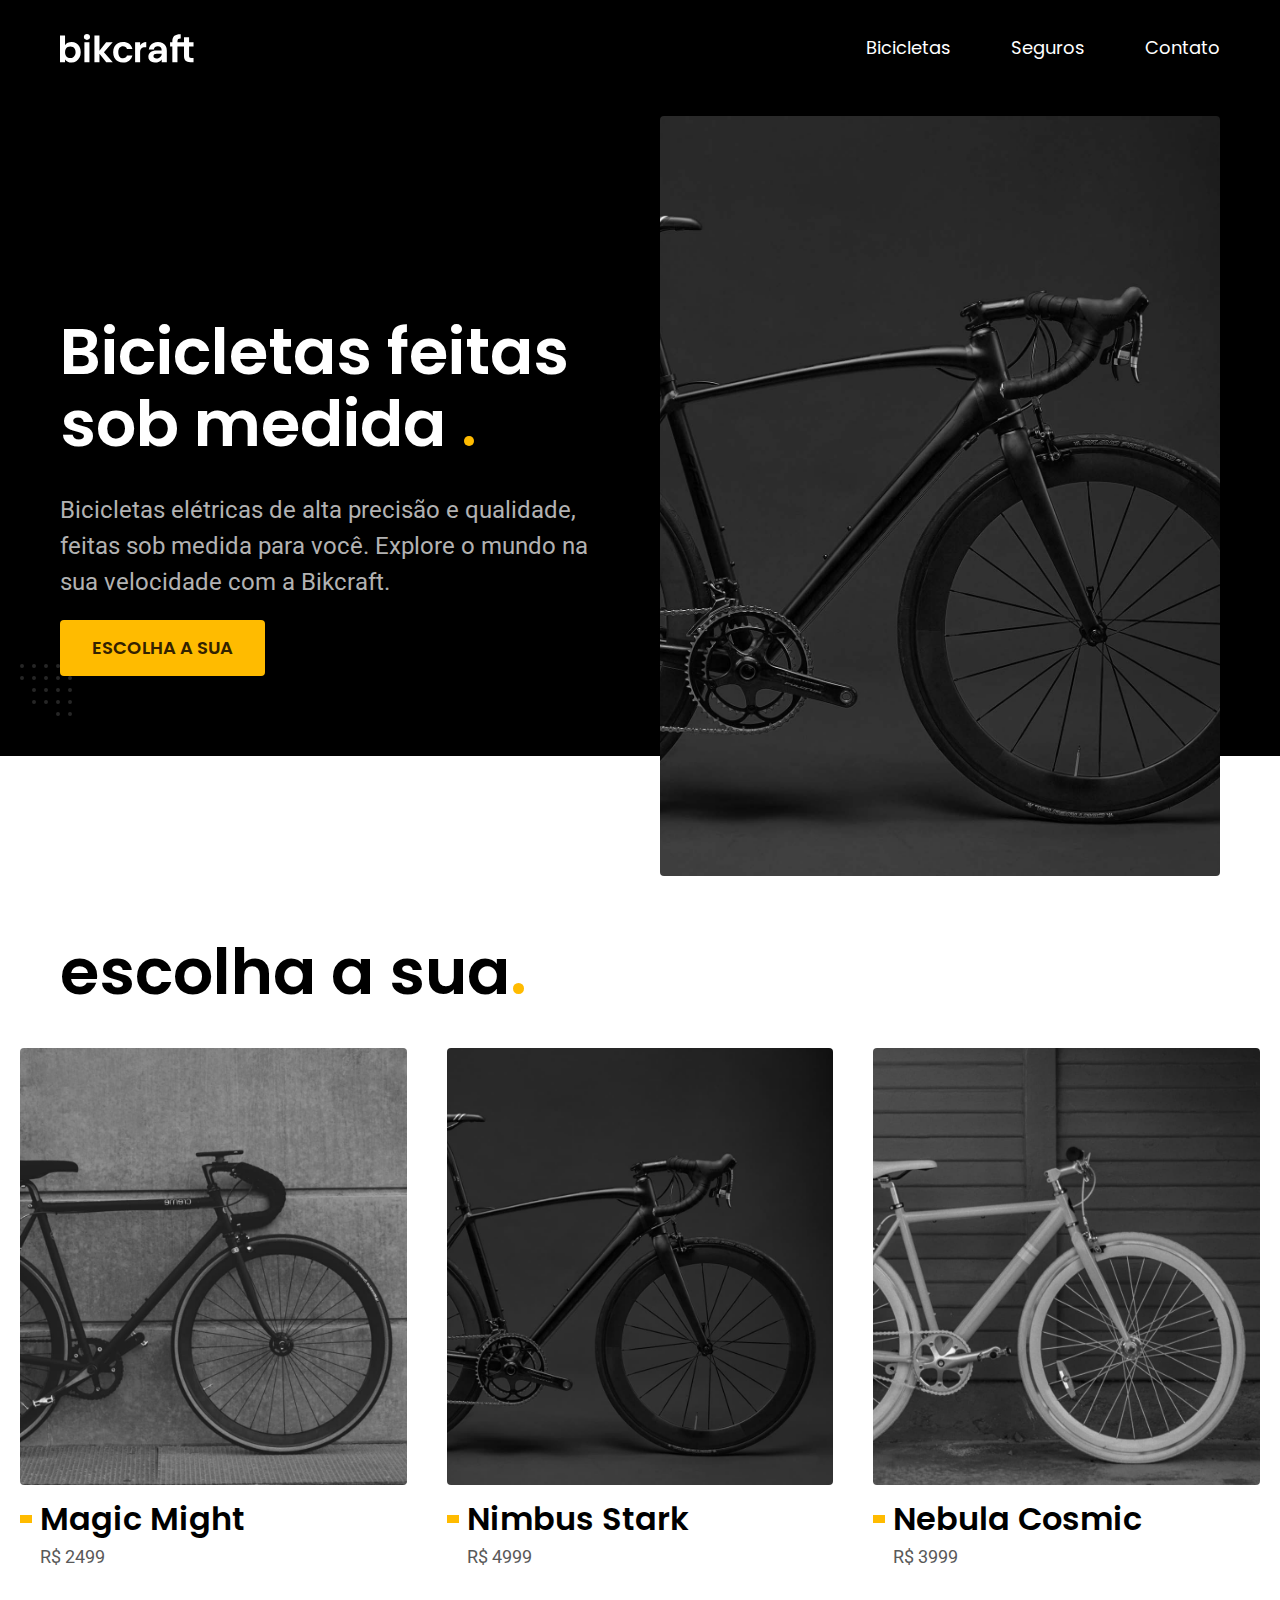
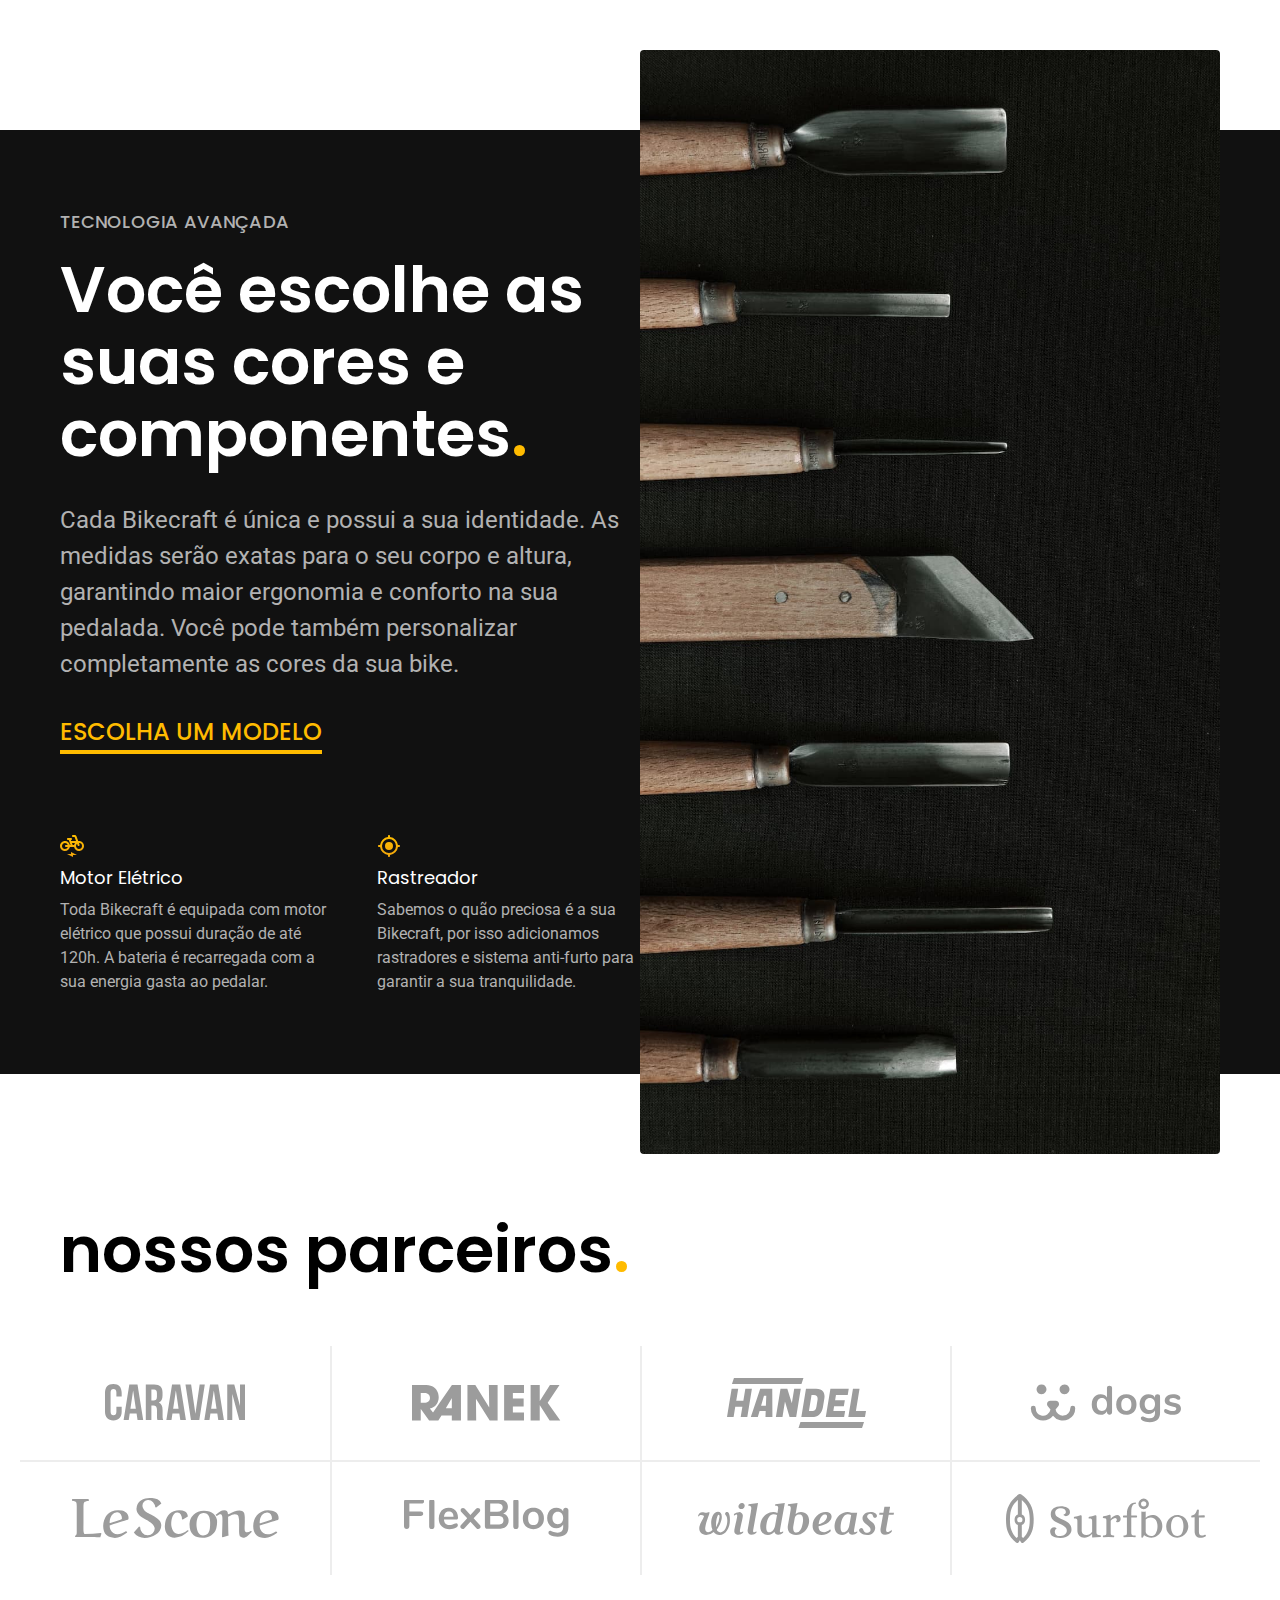
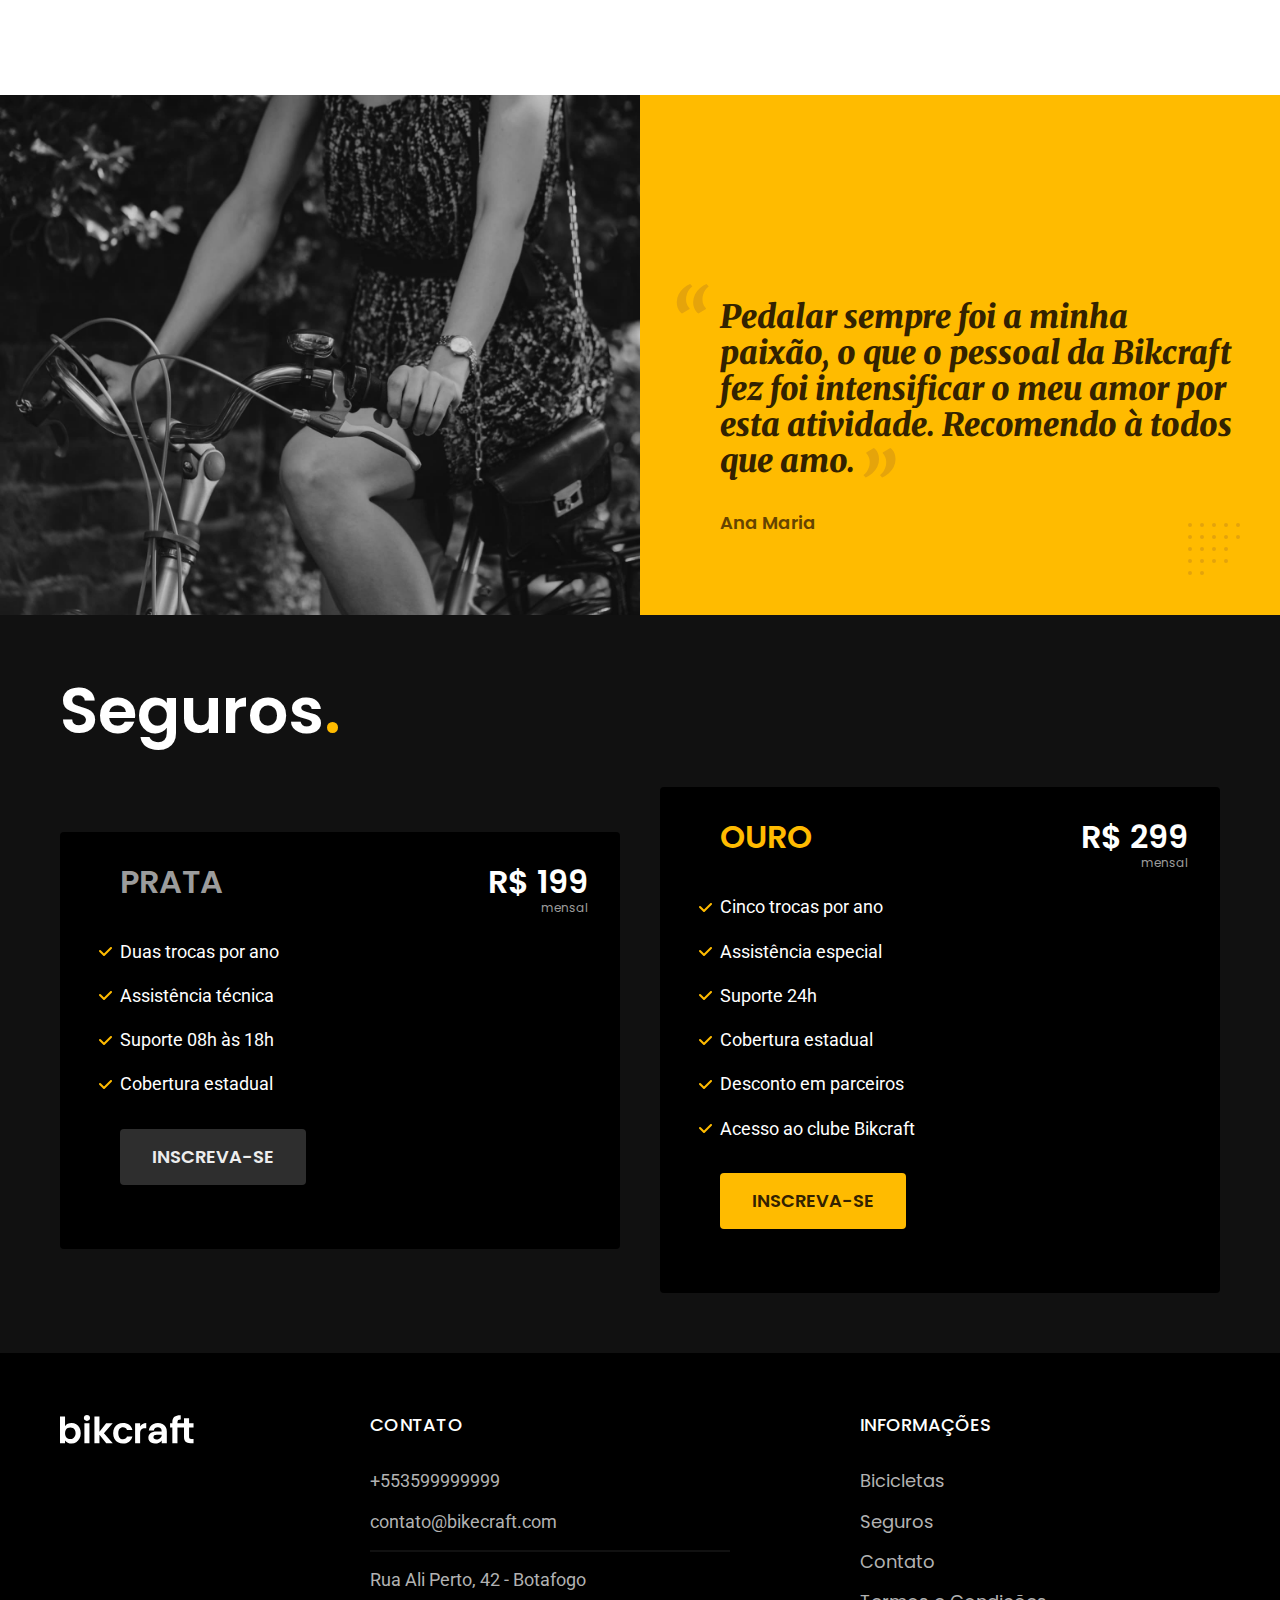
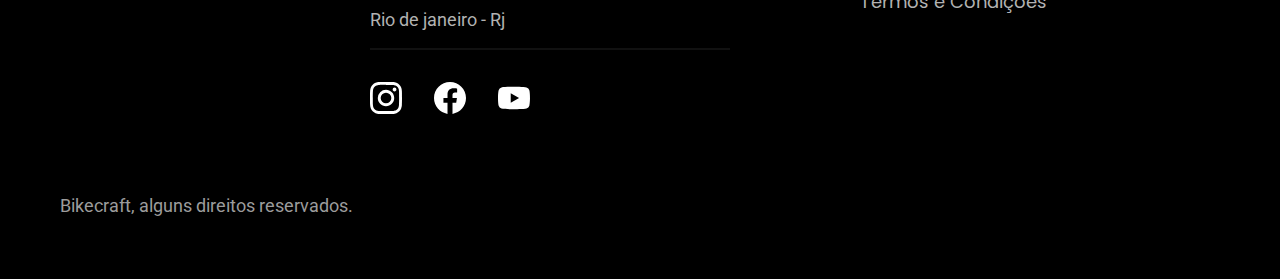
<file: index.html>
<!DOCTYPE html>
<html lang="pt-br">

<head>
  <meta charset="UTF-8">
  <meta name="viewport" content="width=device-width, initial-scale=1.0">
  <meta name="description" content="Bicicletas elétricas de alta precisão e qualidade, feitas sob medida para você. Explore o mundo na sua velocidade com a Bikcraft.">
  <title>Bikecraft Bicicletas Elétricas</title>

  <link rel="icon" href="./favicon.svg" type="image/svg+xml">

  <link rel="stylesheet" href="./css/style.min.css">

  <link rel="preconnect" href="https://fonts.googleapis.com">
  <link rel="preconnect" href="https://fonts.gstatic.com" crossorigin>
  <link href="https://fonts.googleapis.com/css2?family=Merriweather:ital,opsz,wght@0,18..144,900;1,18..144,900&family=Poppins:wght@400;600&family=Roboto:ital,wght@0,100..900;1,100..900&display=swap" rel="stylesheet">

  <script>document.documentElement.classList.add('js'); </script>
</head>

<body>
  <header class=" header-bg">
    <div class="header container">
      <a href="./"><img src="./img/bikcraft.svg" width="136" height="32" alt="Bikcraft"></a>
      <nav>
        <ul class="header-menu font-1-m">
          <li><a href="./bicicletas.html">Bicicletas</a></li>
          <li><a href="./seguros.html">Seguros</a></li>
          <li><a href="./contato.html">Contato</a></li>
        </ul>
      </nav>
    </div>
  </header>
  <main class="introducao-bg">
    <div class="introducao container">
      <div class="introducao-conteudo">
        <h1 class="font-1-xxl cor-0 fadeInDown" data-anime="200">Bicicletas feitas sob medida <span class="cor-p1">.</span></h1>
        <p class="font-2-l cor-5 fadeInDown" data-anime="400">Bicicletas elétricas de alta precisão e qualidade, feitas sob medida para você. Explore o mundo na sua velocidade com a Bikcraft.</p>
        <a class="botao fadeInDown" data-anime="600" href="./bicicletas.html">ESCOLHA A SUA</a>
      </div>
      <picture data-anime="800" class="fadeInDown">
        <source media="(max-width: 800px)" srcset="./img/bicicletas/nimbus.jpg">
        <img src="./img/fotos/introducao.jpg" width="1280" height="1600" alt="Bicicleta elétrica preta.">
      </picture>
    </div>
  </main>

  <article class="bicicletas-lista">
    <h2 class=" container font-1-xxl">escolha a sua<span class="cor-p1">.</span></h2>

    <ul>
      <li>
        <a href="./bicicletas/magic.html">
          <img src="./img/bicicletas/magic-home.jpg" width="920" height="1040" alt="Bicicleta preta">
          <h3 class="font-1-xl">Magic Might</h3>
          <span class="font-2-m cor-8">R$ 2499</span>
        </a>
      </li>

      <li>
        <a href="./bicicletas/nimbus.html">
          <img src="./img/bicicletas/nimbus-home.jpg" width="920" height="1040" alt="Bicicleta preta">
          <h3 class="font-1-xl">Nimbus Stark</h3>
          <span class="font-2-m cor-8">R$ 4999</span>
        </a>
      </li>

      <li>
        <a href="./bicicletas/nebula.html">
          <img src="./img/bicicletas/nebula-home.jpg" width="920" height="1040" alt="Bicicleta preta">
          <h3 class="font-1-xl">Nebula Cosmic</h3>
          <span class="font-2-m cor-8">R$ 3999</span>
        </a>
      </li>
    </ul>
  </article>

  <article class="tecnologia-bg">
    <div class="tecnologia container">
      <div class="tecnologia-conteudo">
        <span class="font-2-l-b cor-5">Tecnologia Avançada</span>
        <h2 class="font-1-xxl cor-0">Você escolhe as suas cores e componentes<span class="cor-p1">.</span></h2>
        <p class="font-2-l cor-5">Cada Bikecraft é única e possui a sua identidade. As medidas serão exatas para o seu corpo e altura, garantindo maior ergonomia e conforto na sua pedalada. Você pode também personalizar completamente as cores da sua bike.</p>
        <a class="link" href="./bicicletas.html">Escolha um modelo</a>
        <div class="tecnologia-vantagens">
          <div>
            <img src="./img/icones/eletrica.svg" width="32" height="32" alt="">
            <h3 class="font-1-m cor-0">Motor Elétrico</h3>
            <p class="font-2-s cor-5">Toda Bikecraft é equipada com motor elétrico que possui duração de até 120h. A bateria é recarregada com a sua energia gasta ao pedalar.</p>
          </div>
          <div>
            <img src="./img/icones/rastreador.svg" width="32" height="32" alt="">
            <h3 class="font-1-m cor-0">Rastreador</h3>
            <p class="font-2-s cor-5">Sabemos o quão preciosa é a sua Bikecraft, por isso adicionamos rastradores e sistema anti-furto para garantir a sua tranquilidade.</p>
          </div>
        </div>
      </div>
      <div class="tecnologia-imagem">
        <img src="./img/fotos/tecnologia.jpg" width="1200" height="1920" alt="">
      </div>
    </div>
  </article>

  <section class="parceiros" aria-label="Nossos Parceiros">
    <h2 class=" container font-1-xxl">nossos parceiros<span class="cor-p1">.</span></h2>

    <ul>
      <li><img src="./img/parceiros/caravan.svg" width="140" height="38" alt="caravan"></li>
      <li><img src="./img/parceiros/ranek.svg" width="149" height="36" alt="ranek"></li>
      <li><img src="./img/parceiros/handel.svg" width="139" height="50" alt="handel"></li>
      <li><img src="./img/parceiros/dogs.svg" width="152" height="39" alt="dogs"></li>
      <li><img src="./img/parceiros/lescone.svg" width="208" height="41" alt="lescone"></li>
      <li><img src="./img/parceiros/flexblog.svg" width="165" height="38" alt="flexblog"></li>
      <li><img src="./img/parceiros/wildbeast.svg" width="196" height="34" alt="wildbeast"></li>
      <li><img src="./img/parceiros/surfbot.svg" width="200" height="49" alt="surfbot"></li>
    </ul>
  </section>

  <section class="depoimento" aria-label="depoimento">
    <div class="depoimento-imagem">
      <img src="./img/fotos/depoimento.jpg" width="1560" height="1360" alt="Pessoa pedalando uma Bikecraft">
    </div>
    <div class="depoimento-conteudo">
      <blockquote class="font-1-xl cor-p5">
        <p>Pedalar sempre foi a minha paixão, o que o pessoal da Bikcraft fez foi intensificar o meu amor por esta atividade. Recomendo à todos que amo.</p>
      </blockquote>
      <span class="font-1-m-b cor-p4">Ana Maria</span>
    </div>
  </section>

  <article class="seguros-bg">
    <div class="seguros container">
      <h2 class="font-1-xxl cor-0">Seguros<span class="cor-p1">.</span></h2>
      <div class="seguros-item">
        <h3 class="font-1-xl cor-6">PRATA</h3>
        <span class="font-1-xl cor-0">R$ 199 <span class="font-1-xs cor-6">mensal</span></span>
        <ul class="font-2-m cor-0">
          <li>Duas trocas por ano</li>
          <li>Assistência técnica</li>
          <li>Suporte 08h às 18h</li>
          <li>Cobertura estadual</li>
        </ul>
        <a class="botao secundario" href="./orcamento.html">Inscreva-se</a>
      </div>

      <div class="seguros-item">
        <h3 class="font-1-xl cor-p1">OURO</h3>
        <span class="font-1-xl cor-0">R$ 299 <span class="font-1-xs cor-6">mensal</span></span>
        <ul class="font-2-m cor-0">
          <li>Cinco trocas por ano</li>
          <li>Assistência especial</li>
          <li>Suporte 24h</li>
          <li>Cobertura estadual</li>
          <li>Desconto em parceiros</li>
          <li>Acesso ao clube Bikcraft</li>
        </ul>
        <a class="botao" href="./orcamento.html">Inscreva-se</a>
      </div>
    </div>
  </article>

  <footer class="footer-bg" aria-label="Rodapé">
    <div class="footer container">
      <img src="./img/bikcraft.svg" width="136" height="32" alt="Bikecraft">
      <div class="footer-contato">
        <h3 class="font-2-l-b cor-0">Contato</h3>
        <ul class="font-2-m cor-5">
          <li><a href="tel:+553599999999">+553599999999</a></li>
          <li><a href="mailto:contato@bikecraft.com">contato@bikecraft.com</a></li>
          <li>Rua Ali Perto, 42 - Botafogo</li>
          <li>Rio de janeiro - Rj</li>
        </ul>
        <div class="footer-redes">
          <a href="./">
            <img src="./img/redes/instagram.svg" width="32" height="32" alt="Instagram">
          </a>
          <a href="./">
            <img src="./img/redes/facebook.svg" width="32" height="32" alt="Facebook">
          </a>
          <a href="./">
            <img src="./img/redes/youtube.svg" width="32" height="32" alt="Youtube">
          </a>
        </div>
      </div>

      <div class="footer-informacoes">
        <h3 class="font-2-l-b cor-0">Informações</h3>
        <nav>
          <ul class="font-1-m cor-5">
            <li><a href="./bicicletas.html">Bicicletas</a></li>
            <li><a href="./seguros.html">Seguros</a></li>
            <li><a href="./contato.html">Contato</a></li>
            <li><a href="./termos.html">Termos e Condições</a></li>
          </ul>
        </nav>
      </div>
      <p class="font-2-m cor-6  footer-cop">Bikecraft, alguns direitos reservados.</p>
    </div>
  </footer>

  <script src="./js/plugins/simple-anime.js"></script>
  <script src="./js/script.js"></script>
</body>

</html>
</file>
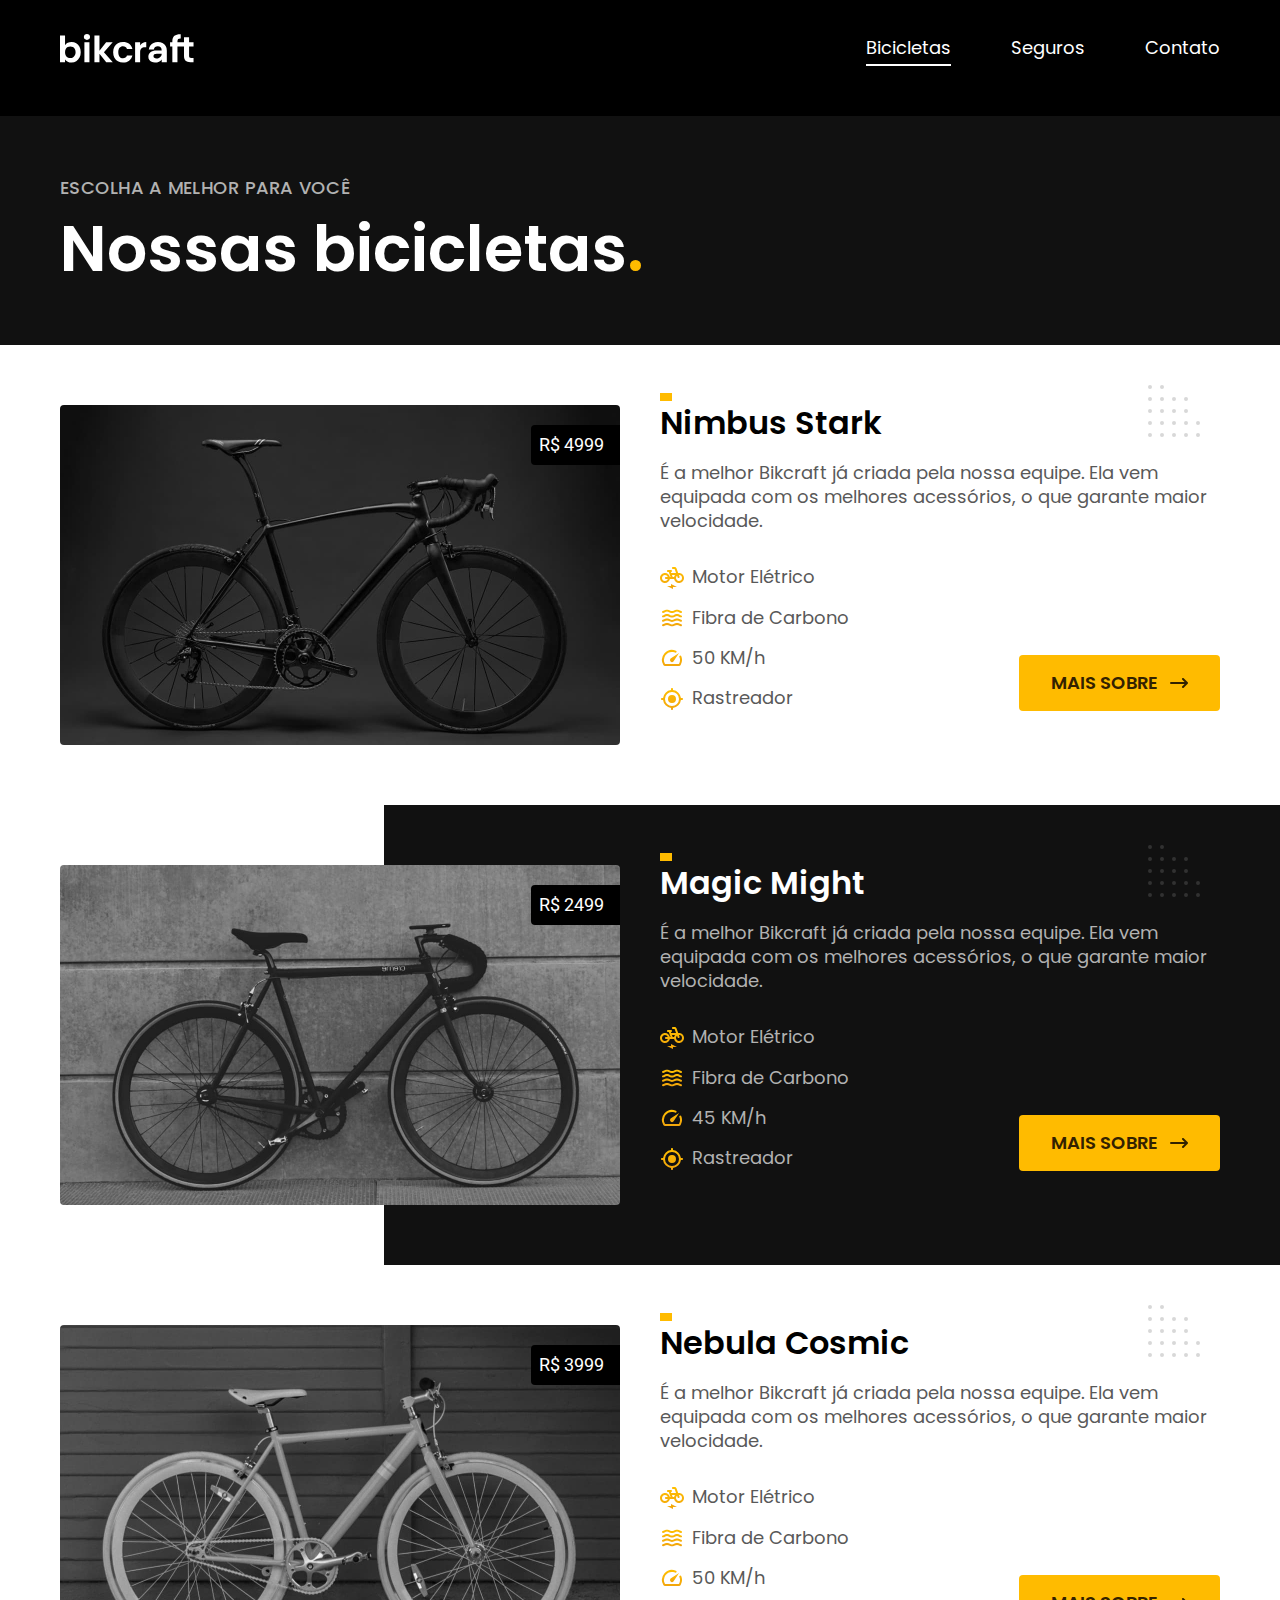
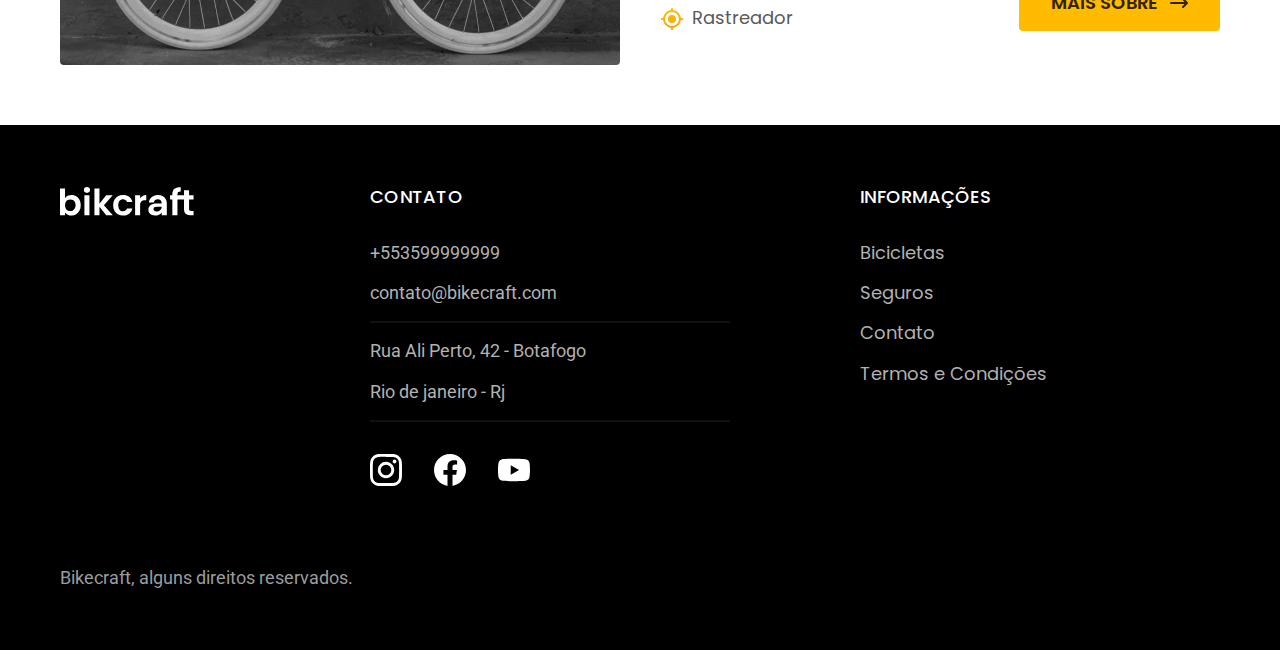
<file: bicicletas.html>
<!DOCTYPE html>
<html lang="pt-br">

<head>
  <meta charset="UTF-8">
  <meta name="viewport" content="width=device-width, initial-scale=1.0">
  <meta name="description" content="Bicicletas.">
  <title>Termos e Condições | Bikecraft</title>
  <link rel="icon" href="./favicon.svg" type="image/svg+xml">

  <link rel="preload" href="./css/style.min.css" as="style">
  <link rel="stylesheet" href="./css/style.min.css">
  <link rel="preconnect" href="https://fonts.googleapis.com">
  <link rel="preconnect" href="https://fonts.gstatic.com" crossorigin>
  <link href="https://fonts.googleapis.com/css2?family=Merriweather:ital,opsz,wght@0,18..144,900;1,18..144,900&family=Poppins:wght@400;600&family=Roboto:ital,wght@0,100..900;1,100..900&display=swap" rel="stylesheet">
  <script>document.documentElement.classList.add('js'); </script>
</head>

<body id="bicicletas">
  <header class=" header-bg">
    <div class="header container">
      <a href="./"><img src="./img/bikcraft.svg" alt="Bikcraft"></a>
      <nav>
        <ul class="header-menu font-1-m">
          <li><a href="./bicicletas.html">Bicicletas</a></li>
          <li><a href="./seguros.html">Seguros</a></li>
          <li><a href="./contato.html">Contato</a></li>
        </ul>
      </nav>
    </div>
  </header>


  <main>
    <div class="titulo-bg">
      <div class="titulo container">
        <p class="font-2-l-b cor-5">Escolha a melhor para você</p>
        <h1 class="font-1-xxl cor-0">Nossas bicicletas<span class="cor-p1">.</span></h1>
      </div>
    </div>

    <div class="bicicletas container">
      <div class="bicicletas-imagem">
        <img src="./img/bicicletas/nimbus.jpg" alt="Bicicleta preta">
        <span class="font-2-m cor-0">R$ 4999</span>
      </div>
      <div class="bicicletas-conteudo">
        <h2 class="font-1-xl">Nimbus Stark</h2>
        <p class="font-1-m cor-8">É a melhor Bikcraft já criada pela nossa equipe. Ela vem equipada com os melhores acessórios, o que garante maior velocidade.</p>
        <ul class="font-1-m cor-8">
          <li><img src="./img/icones/eletrica.svg" alt="">
            Motor Elétrico
          </li>
          <li><img src="./img/icones/carbono.svg" alt="">
            Fibra de Carbono
          </li>
          <li><img src="./img/icones/velocidade.svg" alt="">
            50 KM/h
          </li>
          <li><img src="./img/icones/rastreador.svg" alt="">
            Rastreador
          </li>
        </ul>
        <a class="botao seta" href="./bicicletas/nimbus.html">Mais Sobre</a>
      </div>
    </div>

    <div class="bicicletas-bg">
      <div class="bicicletas container">
        <div class="bicicletas-imagem">
          <img src="./img/bicicletas/magic.jpg" alt="Bicicleta preta">
          <span class="font-2-m cor-0">R$ 2499</span>
        </div>
        <div class="bicicletas-conteudo">
          <h2 class="font-1-xl cor-0">Magic Might</h2>
          <p class="font-1-m cor-5">É a melhor Bikcraft já criada pela nossa equipe. Ela vem equipada com os melhores acessórios, o que garante maior velocidade.</p>
          <ul class="font-1-m cor-5 cor-0">
            <li><img src="./img/icones/eletrica.svg" alt="">
              Motor Elétrico
            </li>
            <li><img src="./img/icones/carbono.svg" alt="">
              Fibra de Carbono
            </li>
            <li><img src="./img/icones/velocidade.svg" alt="">
              45 KM/h
            </li>
            <li><img src="./img/icones/rastreador.svg" alt="">
              Rastreador
            </li>
          </ul>
          <a class="botao seta" href="./bicicletas/magic.html">Mais Sobre</a>
        </div>
      </div>
    </div>

    <div class="bicicletas container">
      <div class="bicicletas-imagem">
        <img src="./img/bicicletas/nebula.jpg" alt="Bicicleta preta">
        <span class="font-2-m cor-0">R$ 3999</span>
      </div>
      <div class="bicicletas-conteudo">
        <h2 class="font-1-xl">Nebula Cosmic</h2>
        <p class="font-1-m cor-8">É a melhor Bikcraft já criada pela nossa equipe. Ela vem equipada com os melhores acessórios, o que garante maior velocidade.</p>
        <ul class="font-1-m cor-8">
          <li><img src="./img/icones/eletrica.svg" alt="">
            Motor Elétrico
          </li>
          <li><img src="./img/icones/carbono.svg" alt="">
            Fibra de Carbono
          </li>
          <li><img src="./img/icones/velocidade.svg" alt="">
            50 KM/h
          </li>
          <li><img src="./img/icones/rastreador.svg" alt="">
            Rastreador
          </li>
        </ul>
        <a class="botao seta" href="./bicicletas/nebula.html">Mais Sobre</a>
      </div>
    </div>

  </main>



  <footer class="footer-bg" aria-label="Rodapé">
    <div class="footer container">
      <img src="./img/bikcraft.svg" alt="Bikecraft">
      <div class="footer-contato">
        <h3 class="font-2-l-b cor-0">Contato</h3>
        <ul class="font-2-m cor-5">
          <li><a href="tel:+553599999999">+553599999999</a></li>
          <li><a href="mailto:contato@bikecraft.com">contato@bikecraft.com</a></li>
          <li>Rua Ali Perto, 42 - Botafogo</li>
          <li>Rio de janeiro - Rj</li>
        </ul>
        <div class="footer-redes">
          <a href="./">
            <img src="./img/redes/instagram.svg" alt="Instagram">
          </a>
          <a href="./">
            <img src="./img/redes/facebook.svg" alt="Facebook">
          </a>
          <a href="./">
            <img src="./img/redes/youtube.svg" alt="Youtube">
          </a>
        </div>
      </div>
      <div class="footer-informacoes">
        <h3 class="font-2-l-b cor-0">Informações</h3>
        <nav>
          <ul class="font-1-m cor-5">
            <li><a href="./bicicletas.html">Bicicletas</a></li>
            <li><a href="./seguros.html">Seguros</a></li>
            <li><a href="./contato.html">Contato</a></li>
            <li><a href="./termos.html">Termos e Condições</a></li>
          </ul>
        </nav>
      </div>
      <p class="font-2-m cor-6  footer-cop">Bikecraft, alguns direitos reservados.</p>
    </div>
  </footer>
  <script src="./js/script.js"></script>
</body>

</html>
</file>
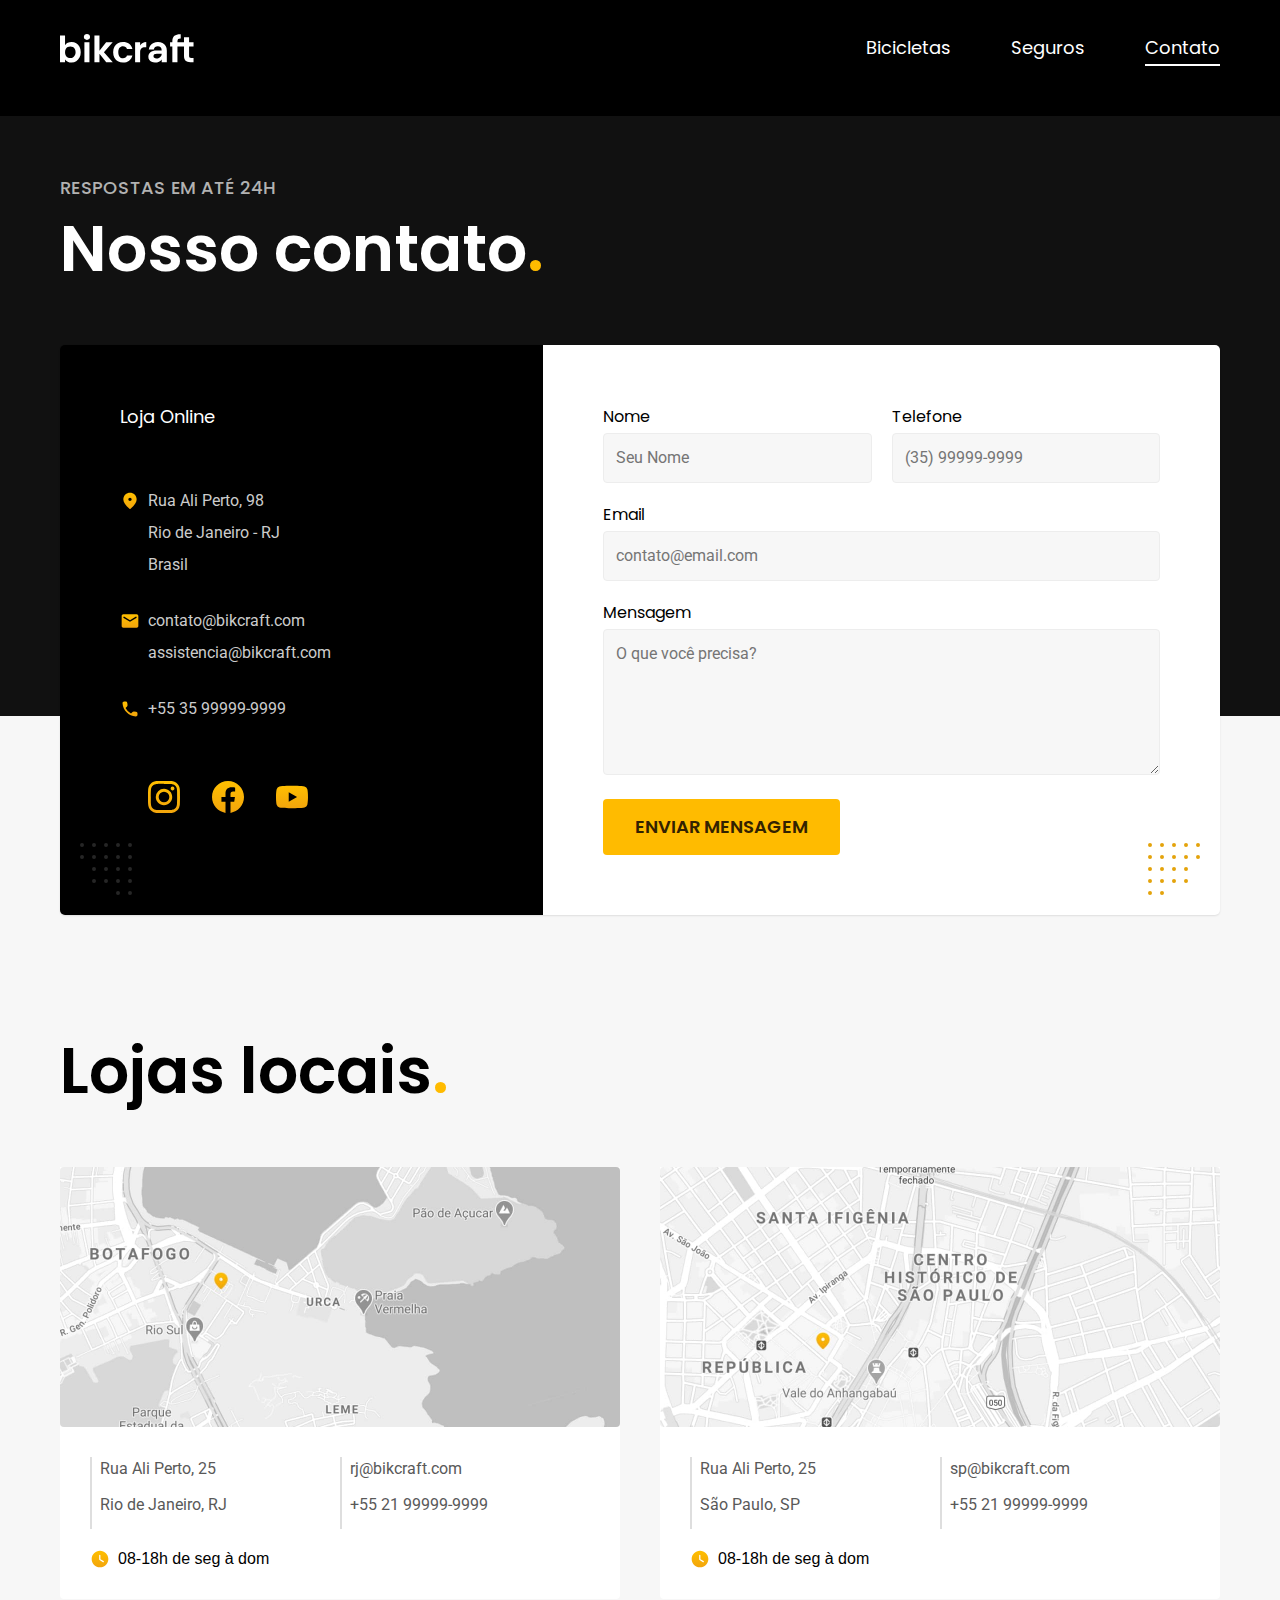
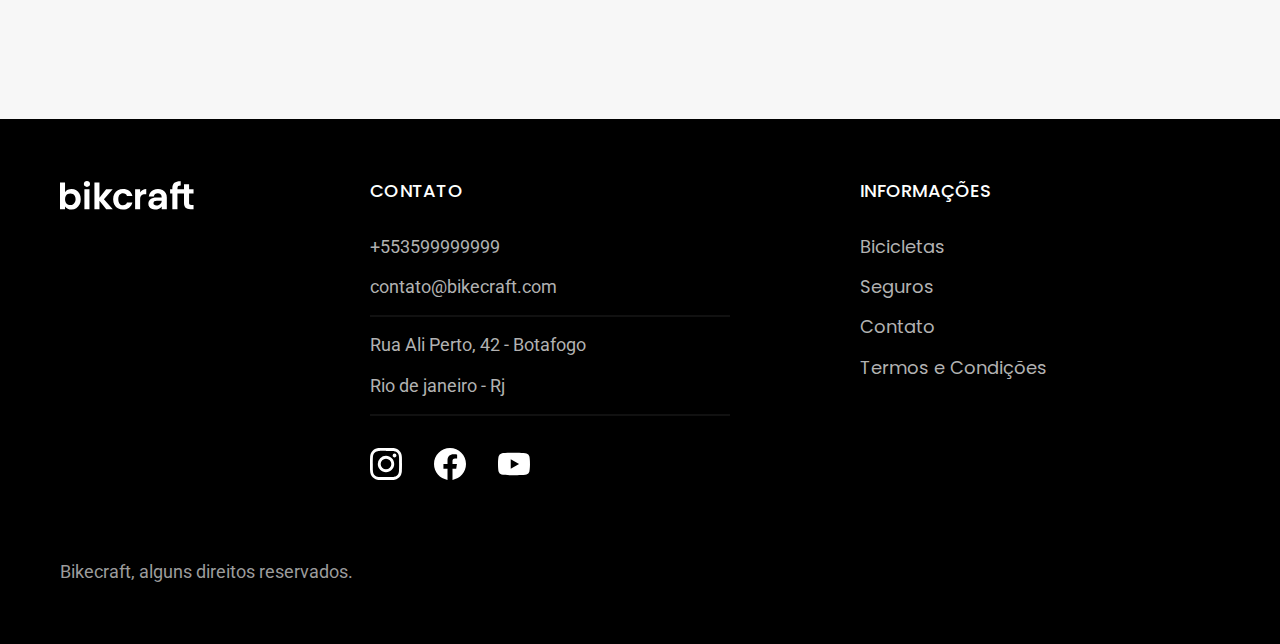
<file: contato.html>
<!DOCTYPE html>
<html lang="pt-br">

<head>
  <meta charset="UTF-8">
  <meta name="viewport" content="width=device-width, initial-scale=1.0">
  <meta name="description" content="Termos e Condições.">
  <title>Contato | Bikecraft</title>
  <link rel="icon" href="./favicon.svg" type="image/svg+xml">

  <link rel="preload" href="./css/style.min.css" as="style">
  <link rel="stylesheet" href="./css/style.min.css">
  <link rel="preconnect" href="https://fonts.googleapis.com">
  <link rel="preconnect" href="https://fonts.gstatic.com" crossorigin>
  <link href="https://fonts.googleapis.com/css2?family=Merriweather:ital,opsz,wght@0,18..144,900;1,18..144,900&family=Poppins:wght@400;600&family=Roboto:ital,wght@0,100..900;1,100..900&display=swap" rel="stylesheet">
  <script>document.documentElement.classList.add('js'); </script>
</head>

<body id="termos">
  <header class=" header-bg">
    <div class="header container">
      <a href="./"><img src="./img/bikcraft.svg" alt="Bikcraft"></a>
      <nav>
        <ul class="header-menu font-1-m">
          <li><a href="./bicicletas.html">Bicicletas</a></li>
          <li><a href="./seguros.html">Seguros</a></li>
          <li><a href="./contato.html">Contato</a></li>
        </ul>
      </nav>
    </div>
  </header>


  <main id="contato">
    <div class="titulo-bg">
      <div class="titulo container">
        <p class="font-2-l-b cor-5">respostas em até 24h</p>
        <h1 class="font-1-xxl cor-0">Nosso contato<span class="cor-p1">.</span></h1>
      </div>
    </div>

    <div class="contato container">
      <section aria-label="Endereço" class="contato-dados">
        <h2 class="font-1-m cor-0">Loja Online</h2>
        <div class="contato-endereco font-2-s cor-4">
          <p>Rua Ali Perto, 98</p>
          <p>Rio de Janeiro - RJ</p>
          <p>Brasil</p>
        </div>
        <address class="contato-meios font-2-s cor-4">
          <a href="mailto:contato@bikcraft.com">contato@bikcraft.com</a>
          <a href="mailto:assistencia@bikcraft.com">assistencia@bikcraft.com</a>
          <a href="tel:+5535999999999">+55 35 99999-9999</a>
        </address>
        <div class="contato-redes">
          <a href="./">
            <img src="./img/redes/instagram-p.svg" alt="Instagram">
          </a>
          <a href="./">
            <img src="./img/redes/facebook-p.svg" alt="Facebook">
          </a>
          <a href="./">
            <img src="./img/redes/youtube-p.svg" alt="Youtube">
          </a>
        </div>
      </section>
      <section aria-label="Formulário" class="contato-formulario">
        <form class="form" action="./contato.html">
          <div>
            <label for="nome">Nome</label>
            <input type="text" id="nome" name="nome" placeholder="Seu Nome">
          </div>
          <div>
            <label for="telefone">Telefone</label>
            <input type="text" id="telefone" name="telefone" placeholder="(35) 99999-9999">
          </div>
          <div class="col-2">
            <label for="email">Email</label>
            <input type="email" id="email" name="email" placeholder="contato@email.com">
          </div>
          <div class="col-2">
            <label for="mensagem">Mensagem</label>
            <textarea rows="5" id="mensagem" name="mensagem" placeholder="O que você precisa?"></textarea>
          </div>
          <button class="botao col-2">Enviar Mensagem</button>
        </form>
      </section>
    </div>
  </main>

  <article class="lojas-bg">
    <div class="lojas container">
      <h2 class="font-1-xxl">Lojas locais<span class="cor-p1">.</span></h2>
      <div class="lojas-conteudo">
        <div class="lojas-item">
          <img src="./img/lojas/rj.jpg" alt="Mapa marcando o endereço em Rua Ali Perto.">
          <div class="lojas-pad">
            <div class="lojas-desc">
              <div class="lojas-dados font-2-s cor-8">
                <p>Rua Ali Perto, 25</p>
                <p>Rio de Janeiro, RJ</p>
              </div>
              <div class="lojas-dados font-2-s cor-8">
                <a href="mailto:rj@bikcraft.com">rj@bikcraft.com</a>
                <a href="tel:+5535999999999">+55 21 99999-9999</a>
              </div>
            </div>
            <p class="lojas-horas"><img src="./img/icones/horario.svg" alt="">08-18h de seg à dom</p>
          </div>
        </div>

        <div class="lojas-item">
          <img src="./img/lojas/sp.jpg" alt="Mapa marcando o endereço em Rua Ali Perto.">
          <div class="lojas-pad">
            <div class="lojas-desc">
              <div class="lojas-dados font-2-s cor-8">
                <p>Rua Ali Perto, 25</p>
                <p>São Paulo, SP</p>
              </div>
              <div class="lojas-dados font-2-s cor-8">
                <a href="mailto:sp@bikcraft.com">sp@bikcraft.com</a>
                <a href="tel:+5535999999999">+55 21 99999-9999</a>
              </div>
            </div>
            <p class="lojas-horas"><img src="./img/icones/horario.svg" alt="">08-18h de seg à dom</p>
          </div>
        </div>
      </div>
  </article>

  <footer class="footer-bg" aria-label="Rodapé">
    <div class="footer container">
      <img src="./img/bikcraft.svg" alt="Bikecraft">
      <div class="footer-contato">
        <h3 class="font-2-l-b cor-0">Contato</h3>
        <ul class="font-2-m cor-5">
          <li><a href="tel:+553599999999">+553599999999</a></li>
          <li><a href="mailto:contato@bikecraft.com">contato@bikecraft.com</a></li>
          <li>Rua Ali Perto, 42 - Botafogo</li>
          <li>Rio de janeiro - Rj</li>
        </ul>
        <div class="footer-redes">
          <a href="./">
            <img src="./img/redes/instagram.svg" alt="Instagram">
          </a>
          <a href="./">
            <img src="./img/redes/facebook.svg" alt="Facebook">
          </a>
          <a href="./">
            <img src="./img/redes/youtube.svg" alt="Youtube">
          </a>
        </div>
      </div>
      <div class="footer-informacoes">
        <h3 class="font-2-l-b cor-0">Informações</h3>
        <nav>
          <ul class="font-1-m cor-5">
            <li><a href="./bicicletas.html">Bicicletas</a></li>
            <li><a href="./seguros.html">Seguros</a></li>
            <li><a href="./contato.html">Contato</a></li>
            <li><a href="./termos.html">Termos e Condições</a></li>
          </ul>
        </nav>
      </div>
      <p class="font-2-m cor-6  footer-cop">Bikecraft, alguns direitos reservados.</p>
    </div>
  </footer>
  <script src="./js/script.js"></script>
</body>

</html>
</file>
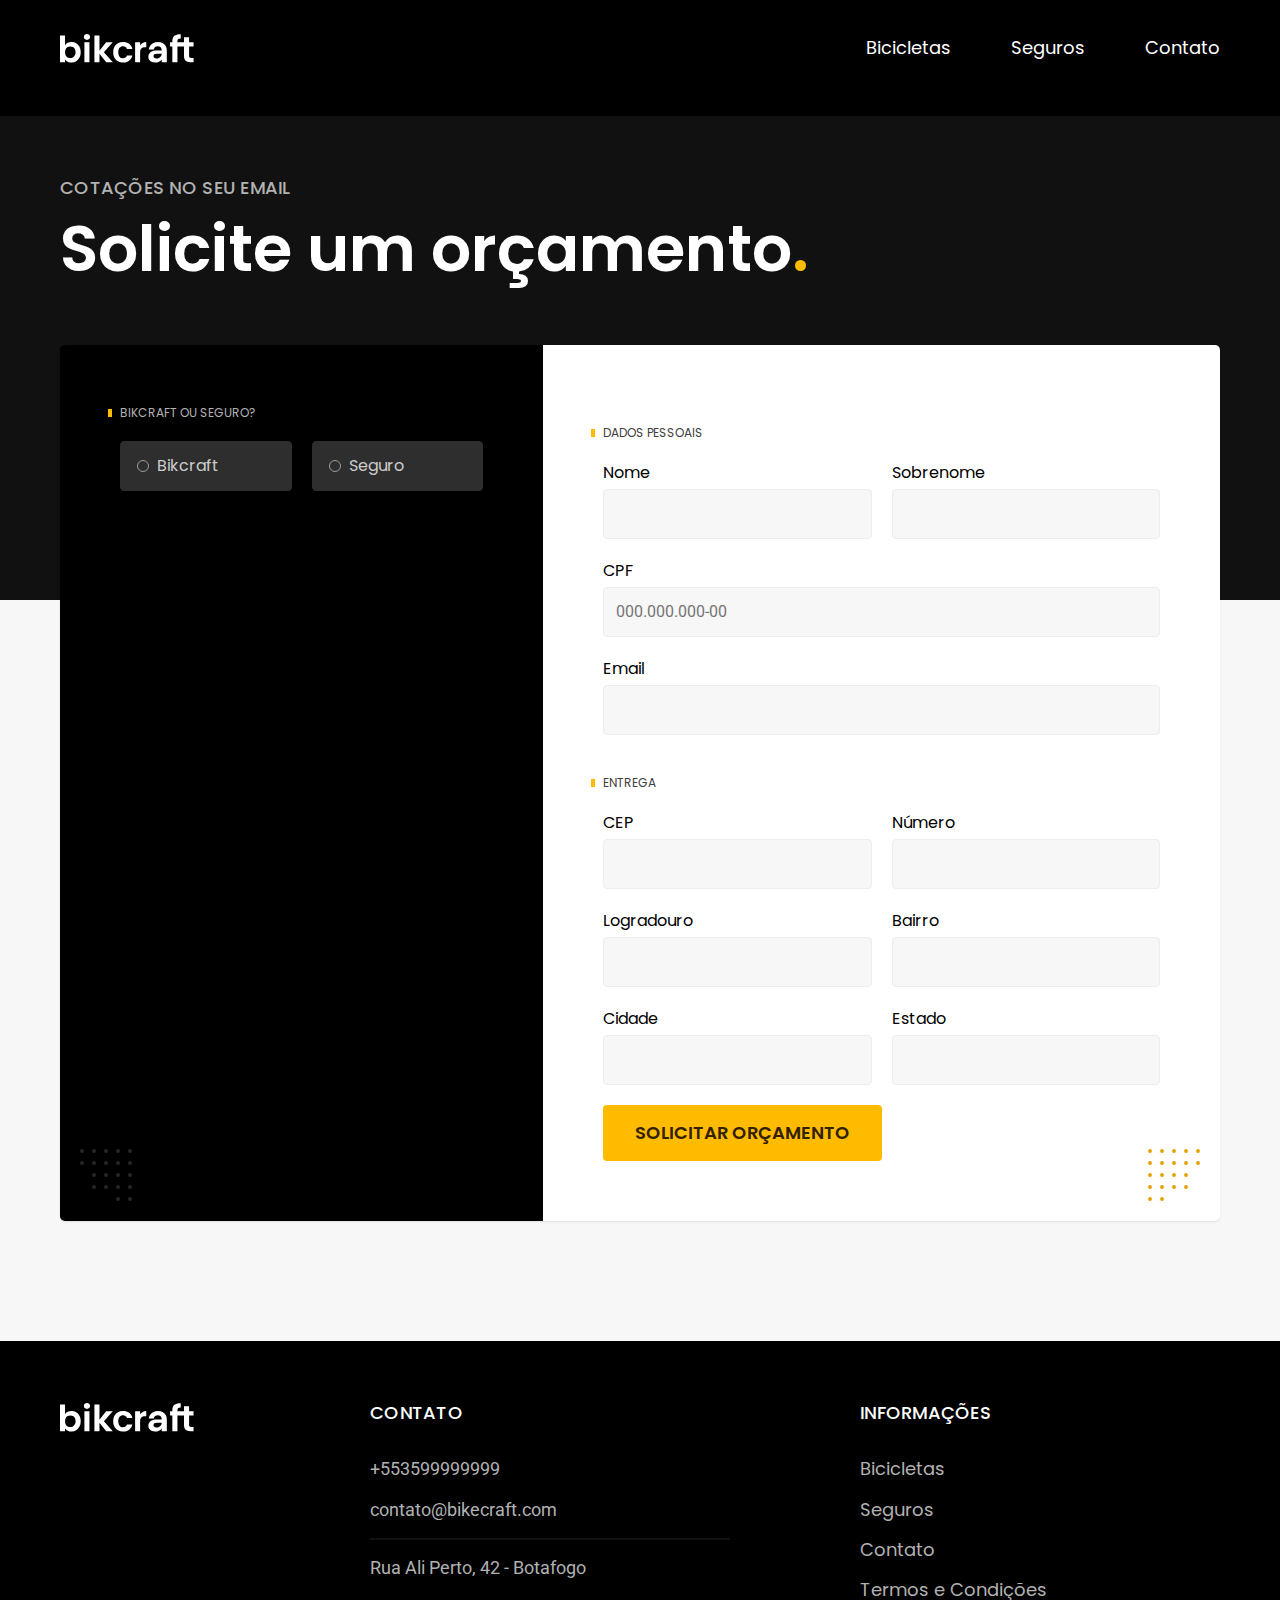
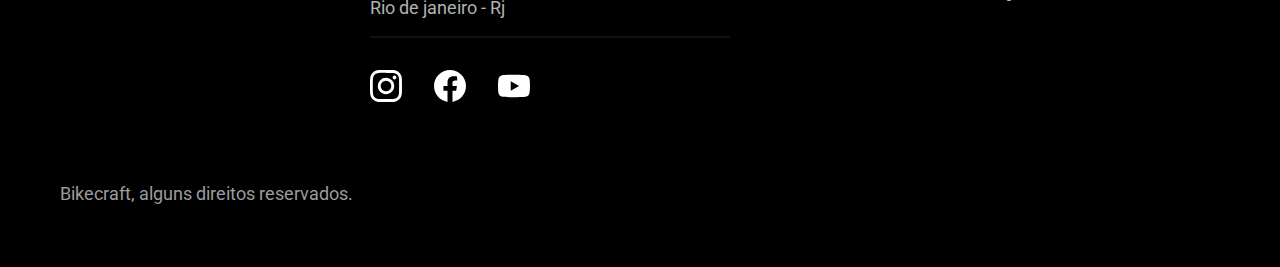
<file: orcamento.html>
<!DOCTYPE html>
<html lang="pt-br">

<head>
  <meta charset="UTF-8">
  <meta name="viewport" content="width=device-width, initial-scale=1.0">
  <meta name="description" content="Termos e Condições.">
  <title>Termos e Condições | Bikecraft</title>
  <link rel="icon" href="./favicon.svg" type="image/svg+xml">

  <link rel="preload" href="./css/style.min.css" as="style">
  <link rel="stylesheet" href="./css/style.min.css">
  <link rel="preconnect" href="https://fonts.googleapis.com">
  <link rel="preconnect" href="https://fonts.gstatic.com" crossorigin>
  <link href="https://fonts.googleapis.com/css2?family=Merriweather:ital,opsz,wght@0,18..144,900;1,18..144,900&family=Poppins:wght@400;600&family=Roboto:ital,wght@0,100..900;1,100..900&display=swap" rel="stylesheet">
  <script>document.documentElement.classList.add('js'); </script>
</head>

<body id="orcamento">
  <header class=" header-bg">
    <div class="header container">
      <a href="./"><img src="./img/bikcraft.svg" alt="Bikcraft"></a>
      <nav>
        <ul class="header-menu font-1-m">
          <li><a href="./bicicletas.html">Bicicletas</a></li>
          <li><a href="./seguros.html">Seguros</a></li>
          <li><a href="./contato.html">Contato</a></li>
        </ul>
      </nav>
    </div>
  </header>


  <main>
    <div class="titulo-bg">
      <div class="titulo container">
        <p class="font-2-l-b cor-5">Cotações no seu email</p>
        <h1 class="font-1-xxl cor-0">Solicite um orçamento<span class="cor-p1">.</span></h1>
      </div>
    </div>

    <form class="orcamento container" action="./">
      <div class="orcamento-produto">
        <h2 class="font-1-xs cor-5">Bikcraft ou Seguro?</h2>

        <input type="radio" name="tipo" value="bikcraft" id="bikcraft">
        <label for="bikcraft">Bikcraft</label>

        <input type="radio" name="tipo" value="seguro" id="seguro">
        <label for="seguro">Seguro</label>

        <div class="orcamento-conteudo" id="orcamento-bikcraft">
          <h2 class="font-1-xs cor-5">Escolha a sua</h2>

          <input type="radio" name="produto" value="nimbus" id="nimbus">
          <label for="nimbus">Nimbus Stark <span>R$4999</span></label>
          <div class="orcamento-detalhes">
            <ul class="font-1-xs cor-8">
              <li><img src="./img/icones/eletrica.svg" alt="">Motor Elétrico</li>
              <li><img src="./img/icones/carbono.svg" alt="">Fibra de Carbono</li>
              <li><img src="./img/icones/velocidade.svg" alt="">50 km/h</li>
              <li><img src="./img/icones/rastreador.svg" alt="">Rastreador</li>
            </ul>
            <img src="./img/bicicletas/nimbus.jpg" alt="Bicicleta Preta">
          </div>

          <input type="radio" name="produto" value="magic" id="magic">
          <label for="magic">Magic Might <span>R$2499</span></label>
          <div class="orcamento-detalhes">
            <ul class="font-1-xs cor-8">
              <li><img src="./img/icones/eletrica.svg" alt="">Motor Elétrico</li>
              <li><img src="./img/icones/carbono.svg" alt="">Fibra de Carbono</li>
              <li><img src="./img/icones/velocidade.svg" alt="">50 km/h</li>
              <li><img src="./img/icones/rastreador.svg" alt="">Rastreador</li>
            </ul>
            <img src="./img/bicicletas/magic.jpg" alt="Bicicleta Preta">
          </div>

          <input type="radio" name="produto" value="nebula" id="nebula">
          <label for="nebula">nebula Cosmic <span>R$3999</span></label>
          <div class="orcamento-detalhes">
            <ul class="font-1-xs cor-8">
              <li><img src="./img/icones/eletrica.svg" alt="">Motor Elétrico</li>
              <li><img src="./img/icones/carbono.svg" alt="">Fibra de Carbono</li>
              <li><img src="./img/icones/velocidade.svg" alt="">50 km/h</li>
              <li><img src="./img/icones/rastreador.svg" alt="">Rastreador</li>
            </ul>
            <img src="./img/bicicletas/nebula.jpg" alt="Bicicleta Preta">
          </div>

        </div>

        <div class="orcamento-conteudo" id="orcamento-seguro">
          <h2 class="font-1-xs cor-5">Escolha o plano</h2>

          <input type="radio" name="produto" value="prata" id="prata">
          <label for="prata">Prata <span>R$199</span></label>

          <input type="radio" name="produto" value="ouro" id="ouro">
          <label for="ouro">Ouro <span>R$299</span></label>



        </div>
      </div>
      <div class="orcamento-dados form">
        <h2 class="font-1-xs cor-9 col-2">Dados pessoais</h2>
        <div>
          <label for="nome">Nome</label>
          <input type="text" id="nome" name="nome">
        </div>
        <div>
          <label for="sobrenome">Sobrenome</label>
          <input type="text" id="sobrenome" name="sobrenome">
        </div>
        <div class="col-2">
          <label for="cpf">CPF</label>
          <input type="text" id="cpf" name="cpf" placeholder="000.000.000-00">
        </div>
        <div class="col-2">
          <label for="email">Email</label>
          <input type="email" id="email" name="email">
        </div>
        <h2 class="font-1-xs cor-9 col-2">Entrega</h2>
        <div>
          <label for="cep">CEP</label>
          <input type="text" id="cep" name="cep">
        </div>
        <div>
          <label for="numero">Número</label>
          <input type="text" id="numero" name="numero">
        </div>
        <div>
          <label for="logradouro">Logradouro</label>
          <input type="text" id="logradouro" name="logradouro">
        </div>
        <div>
          <label for="bairro">Bairro</label>
          <input type="text" id="bairro" name="bairro">
        </div>
        <div>
          <label for="cidade">Cidade</label>
          <input type="text" id="cidade" name="cidade">
        </div>
        <div>
          <label for="estado">Estado</label>
          <input type="text" id="estado" name="estado">
        </div>
        <button class="botao col-2">Solicitar Orçamento</button>
      </div>
    </form>

  </main>



  <footer class="footer-bg" aria-label="Rodapé">
    <div class="footer container">
      <img src="./img/bikcraft.svg" alt="Bikecraft">
      <div class="footer-contato">
        <h3 class="font-2-l-b cor-0">Contato</h3>
        <ul class="font-2-m cor-5">
          <li><a href="tel:+553599999999">+553599999999</a></li>
          <li><a href="mailto:contato@bikecraft.com">contato@bikecraft.com</a></li>
          <li>Rua Ali Perto, 42 - Botafogo</li>
          <li>Rio de janeiro - Rj</li>
        </ul>
        <div class="footer-redes">
          <a href="./">
            <img src="./img/redes/instagram.svg" alt="Instagram">
          </a>
          <a href="./">
            <img src="./img/redes/facebook.svg" alt="Facebook">
          </a>
          <a href="./">
            <img src="./img/redes/youtube.svg" alt="Youtube">
          </a>
        </div>
      </div>
      <div class="footer-informacoes">
        <h3 class="font-2-l-b cor-0">Informações</h3>
        <nav>
          <ul class="font-1-m cor-5">
            <li><a href="./bicicletas.html">Bicicletas</a></li>
            <li><a href="./seguros.html">Seguros</a></li>
            <li><a href="./contato.html">Contato</a></li>
            <li><a href="./termos.html">Termos e Condições</a></li>
          </ul>
        </nav>
      </div>
      <p class="font-2-m cor-6  footer-cop">Bikecraft, alguns direitos reservados.</p>
    </div>
  </footer>
  <script src="./js/script.js"></script>
</body>

</html>
</file>
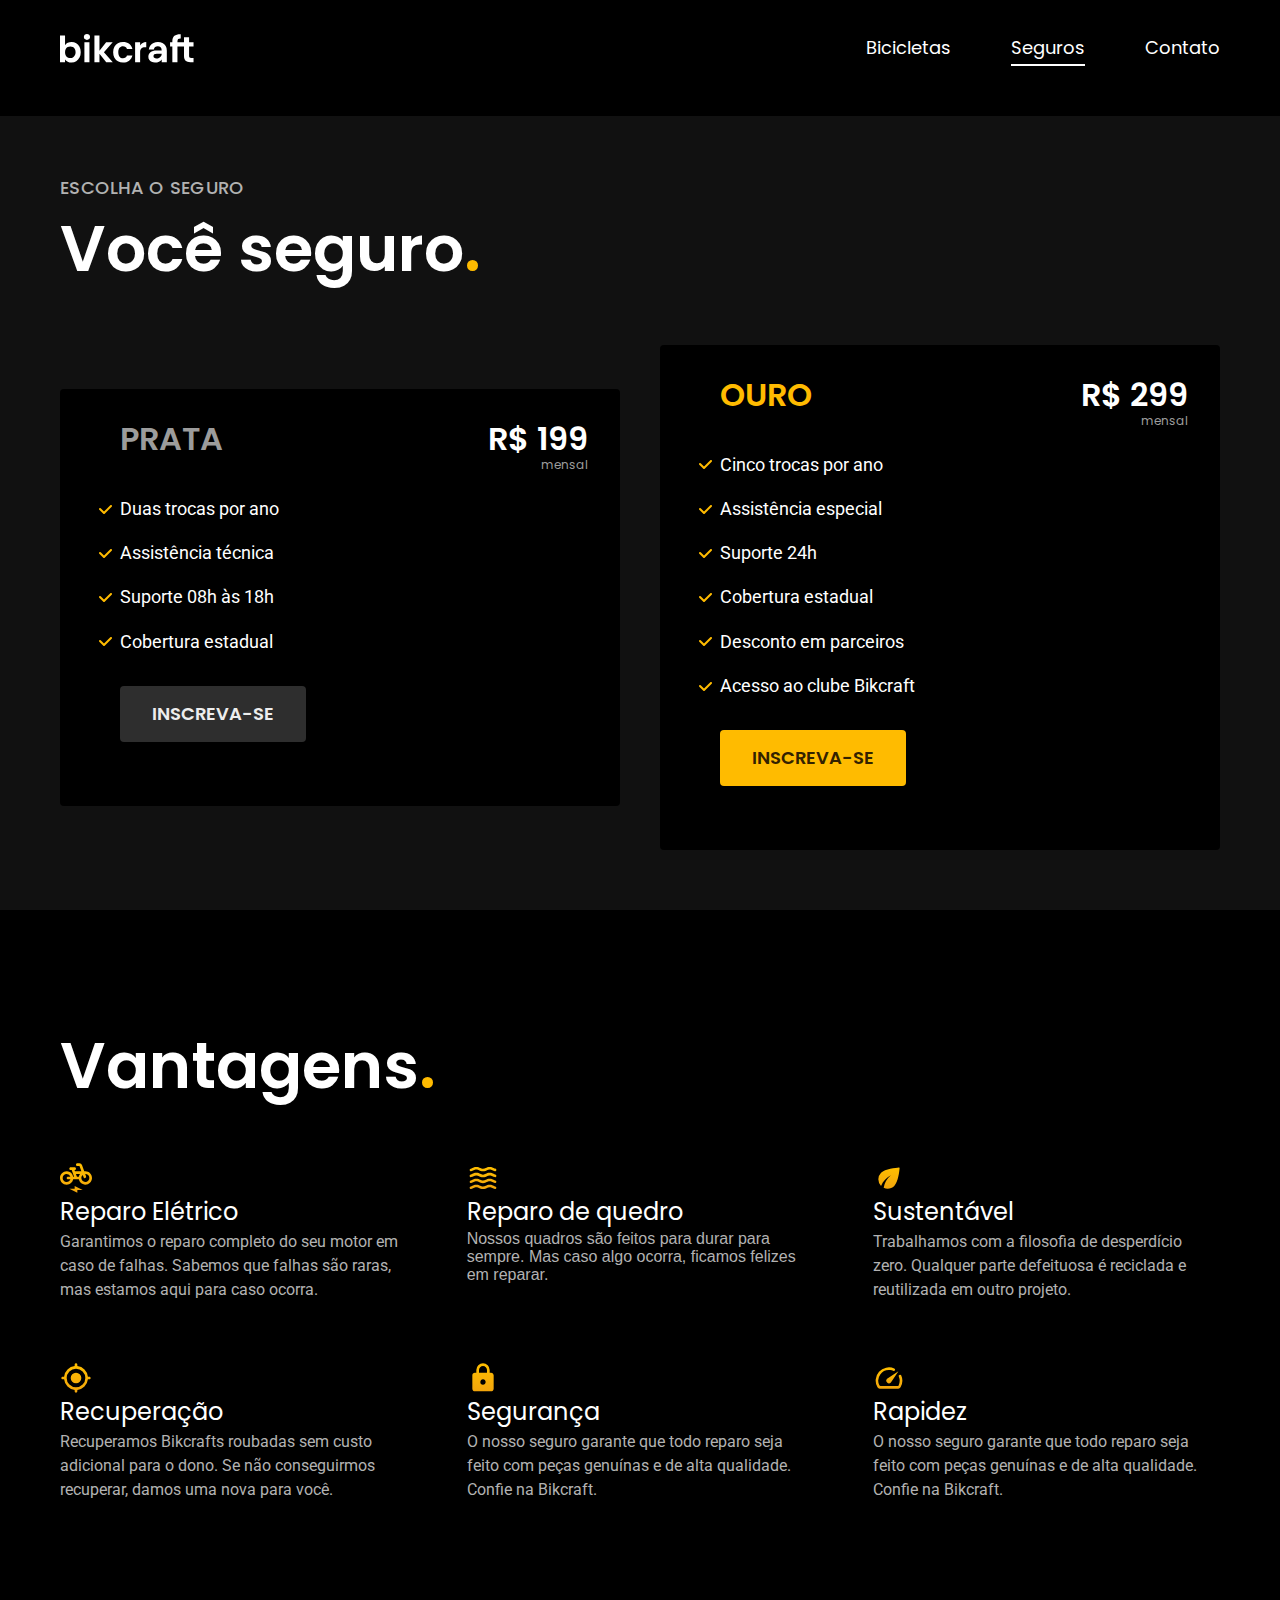
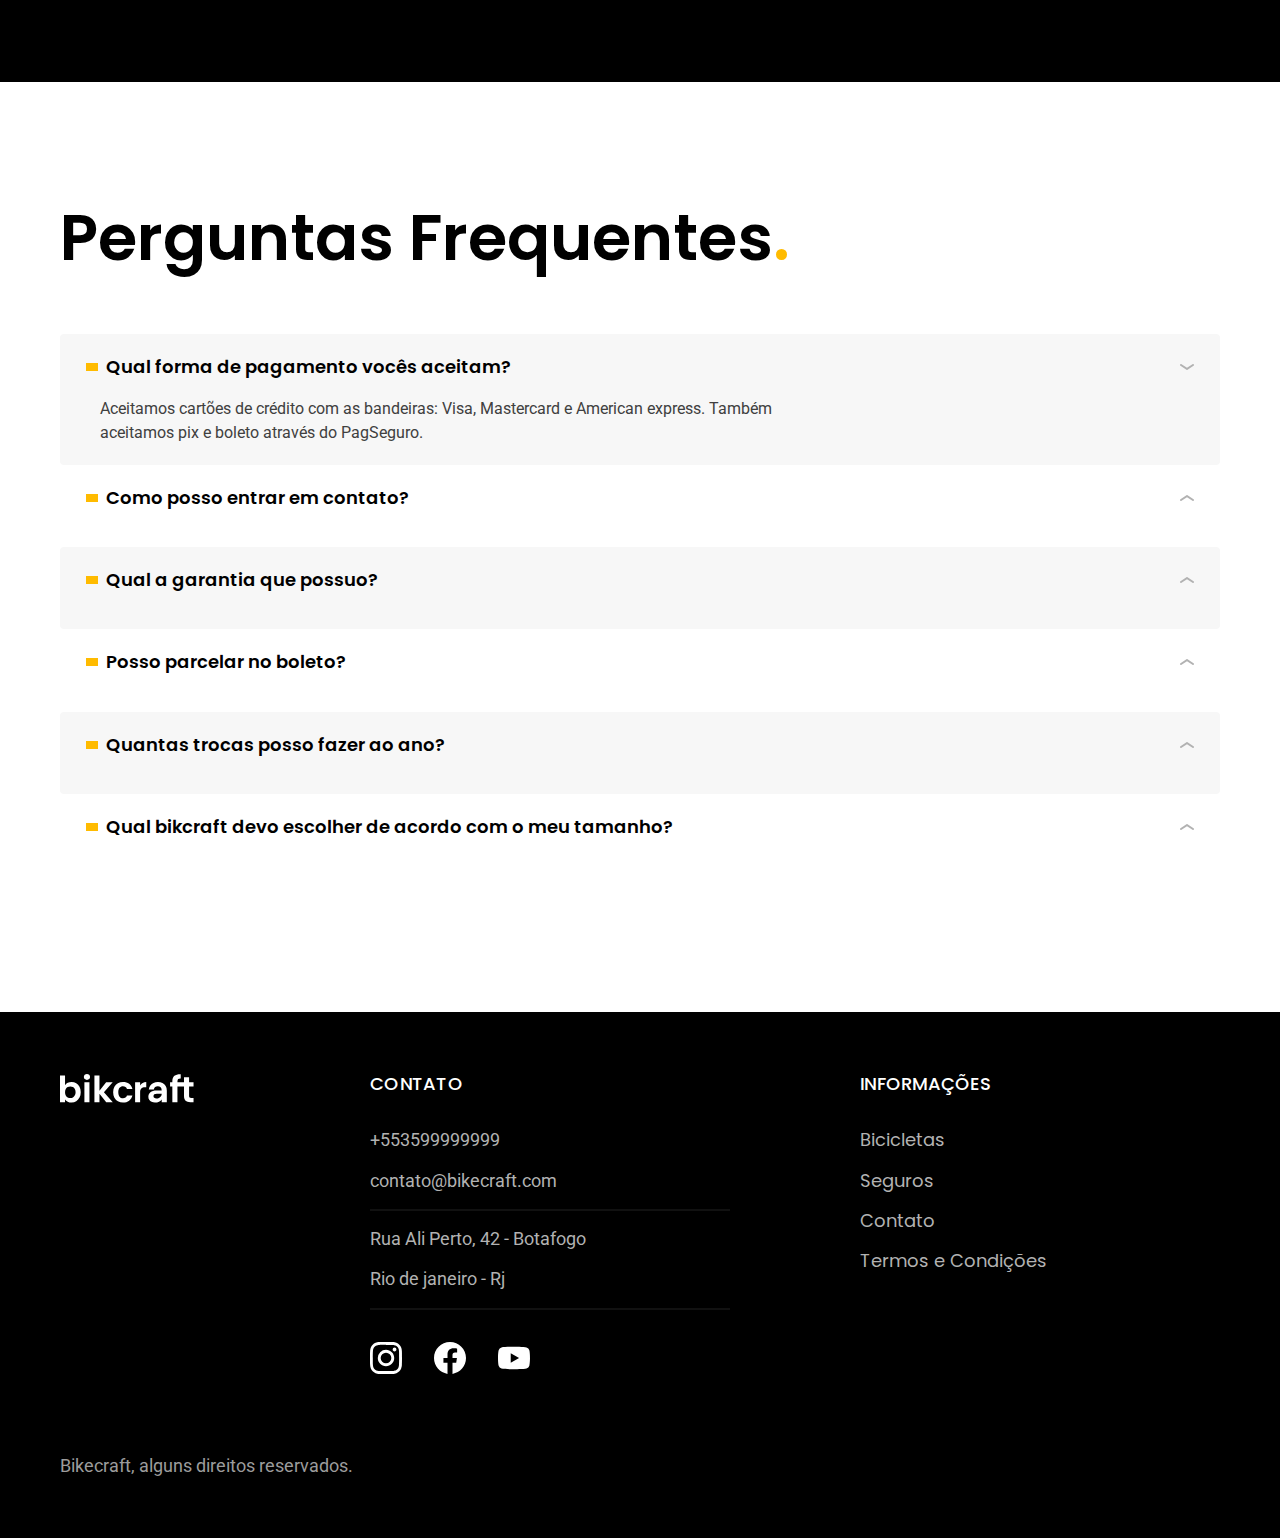
<file: seguros.html>
<!DOCTYPE html>
<html lang="pt-br">

<head>
  <meta charset="UTF-8">
  <meta name="viewport" content="width=device-width, initial-scale=1.0">
  <meta name="description" content="Seguros.">
  <title>Seguros | Bikecraft</title>
  <link rel="icon" href="./favicon.svg" type="image/svg+xml">

  <link rel="preload" href="./css/style.min.css" as="style">
  <link rel="stylesheet" href="./css/style.min.css">
  <link rel="preconnect" href="https://fonts.googleapis.com">
  <link rel="preconnect" href="https://fonts.gstatic.com" crossorigin>
  <link href="https://fonts.googleapis.com/css2?family=Merriweather:ital,opsz,wght@0,18..144,900;1,18..144,900&family=Poppins:wght@400;600&family=Roboto:ital,wght@0,100..900;1,100..900&display=swap" rel="stylesheet">
  <script>document.documentElement.classList.add('js'); </script>
</head>

<body id="seguros">
  <div class="seguros-bg">
    <header class=" header-bg">
      <div class="header container">
        <a href="./"><img src="./img/bikcraft.svg" alt="Bikcraft"></a>
        <nav>
          <ul class="header-menu font-1-m">
            <li><a href="./bicicletas.html">Bicicletas</a></li>
            <li><a href="./seguros.html">Seguros</a></li>
            <li><a href="./contato.html">Contato</a></li>
          </ul>
        </nav>
      </div>
    </header>

    <main>
      <div class="titulo-bg">
        <div class="titulo container">
          <p class="font-2-l-b cor-5">Escolha o seguro</p>
          <h1 class="font-1-xxl cor-0">Você seguro<span class="cor-p1">.</span></h1>
        </div>
      </div>
      <div class="seguros container">
        <div class="seguros-item fadeInLeft" data-anime="200">
          <h3 class="font-1-xl cor-6">PRATA</h3>
          <span class="font-1-xl cor-0">R$ 199 <span class="font-1-xs cor-6">mensal</span></span>
          <ul class="font-2-m cor-0">
            <li>Duas trocas por ano</li>
            <li>Assistência técnica</li>
            <li>Suporte 08h às 18h</li>
            <li>Cobertura estadual</li>
          </ul>
          <a class="botao secundario" href="./orcamento.html?tipo=seguro&produto=prata">Inscreva-se</a>
        </div>

        <div class="seguros-item fadeInRight" data-anime="400">
          <h3 class="font-1-xl cor-p1">OURO</h3>
          <span class="font-1-xl cor-0">R$ 299 <span class="font-1-xs cor-6">mensal</span></span>
          <ul class="font-2-m cor-0">
            <li>Cinco trocas por ano</li>
            <li>Assistência especial</li>
            <li>Suporte 24h</li>
            <li>Cobertura estadual</li>
            <li>Desconto em parceiros</li>
            <li>Acesso ao clube Bikcraft</li>
          </ul>
          <a class="botao" href="./orcamento.html?tipo=seguro&produto=ouro">Inscreva-se</a>
        </div>
      </div>

    </main>
  </div>
  <article class="vantagens-bg">
    <div class="vantagens container">
      <h2 class="font-1-xxl cor-0">Vantagens<span class="cor-p1">.</span></h2>
      <ul class="cor-0">
        <li>
          <img src="./img/icones/eletrica.svg" alt="">
          <h3 class="font-1-l">Reparo Elétrico</h3>
          <p class="cor-5 font-2-s">Garantimos o reparo completo do seu motor em caso de falhas. Sabemos que falhas são raras, mas estamos aqui para caso ocorra.</p>
        </li>
        <li>
          <img src="./img/icones/carbono.svg" alt="">
          <h3 class="font-1-l">Reparo de quedro</h3>
          <p class="cor-5">Nossos quadros são feitos para durar para sempre. Mas caso algo ocorra, ficamos felizes em reparar.</p>
        </li>
        <li>
          <img src="./img/icones/sustentavel.svg" alt="">
          <h3 class="font-1-l">Sustentável</h3>
          <p class="cor-5 font-2-s">Trabalhamos com a filosofia de desperdício zero. Qualquer parte defeituosa é reciclada e reutilizada em outro projeto.</p>
        </li>
        <li>
          <img src="./img/icones/rastreador.svg" alt="">
          <h3 class="font-1-l">Recuperação</h3>
          <p class="cor-5 font-2-s">Recuperamos Bikcrafts roubadas sem custo adicional para o dono. Se não conseguirmos recuperar, damos uma nova para você.</p>
        </li>
        <li>
          <img src="./img/icones/seguro.svg" alt="">
          <h3 class="font-1-l">Segurança</h3>
          <p class="cor-5 font-2-s">O nosso seguro garante que todo reparo seja feito com peças genuínas e de alta qualidade. Confie na Bikcraft.</p>
        </li>
        <li>
          <img src="./img/icones/velocidade.svg" alt="">
          <h3 class="font-1-l">Rapidez</h3>
          <p class="cor-5 font-2-s">O nosso seguro garante que todo reparo seja feito com peças genuínas e de alta qualidade. Confie na Bikcraft.</p>
        </li>
      </ul>
    </div>
  </article>

  <article class="perguntas container">
    <h2 class="font-1-xxl cor-12">Perguntas Frequentes<span class="cor-p1">.</span></h2>

    <dl>
      <div>
        <dt><button class="font-1-m-b" aria-controls="pergunta-1" aria-expanded="true">Qual forma de pagamento vocês aceitam?</button></dt>
        <dd id="pergunta-1" class="font-2-s cor-9 ativa">Aceitamos cartões de crédito com as bandeiras: Visa, Mastercard e American express. Também aceitamos pix e boleto através do PagSeguro.</dd>
      </div>

      <div>
        <dt><button class="font-1-m-b" aria-controls="pergunta-2" aria-expanded="false">Como posso entrar em contato?</button></dt>
        <dd id="pergunta-2" class="font-2-s cor-9">Aceitamos cartões de crédito com as bandeiras: Visa, Mastercard e American express. Também aceitamos pix e boleto através do PagSeguro.</dd>
      </div>

      <div>
        <dt><button class="font-1-m-b" aria-controls="pergunta-3" aria-expanded="false">Qual a garantia que possuo?</button></dt>
        <dd id="pergunta-3" class="font-2-s cor-9">Aceitamos cartões de crédito com as bandeiras: Visa, Mastercard e American express. Também aceitamos pix e boleto através do PagSeguro.</dd>
      </div>

      <div>
        <dt><button class="font-1-m-b" aria-controls="pergunta-4" aria-expanded="false">Posso parcelar no boleto?</button></dt>
        <dd id="pergunta-4" class="font-2-s cor-9">Aceitamos cartões de crédito com as bandeiras: Visa, Mastercard e American express. Também aceitamos pix e boleto através do PagSeguro.</dd>
      </div>

      <div>
        <dt><button class="font-1-m-b" aria-controls="pergunta-5" aria-expanded="false"">Quantas trocas posso fazer ao ano?</button></dt>
        <dd id=" pergunta-5" class=" font-2-s cor-9">Aceitamos cartões de crédito com as bandeiras: Visa, Mastercard e American express. Também aceitamos pix e boleto através do PagSeguro.</dd>
      </div>

      <div>
        <dt><button class="font-1-m-b" aria-controls="pergunta-6" aria-expanded="false"">Qual bikcraft devo escolher de acordo com o meu tamanho?</button></dt>
        <dd id=" pergunta-6" class=" font-2-s cor-9">Aceitamos cartões de crédito com as bandeiras: Visa, Mastercard e American express. Também aceitamos pix e boleto através do PagSeguro.</dd>
      </div>
    </dl>


  </article>


  <footer class="footer-bg" aria-label="Rodapé">
    <div class="footer container">
      <img src="./img/bikcraft.svg" alt="Bikecraft">
      <div class="footer-contato">
        <h3 class="font-2-l-b cor-0">Contato</h3>
        <ul class="font-2-m cor-5">
          <li><a href="tel:+553599999999">+553599999999</a></li>
          <li><a href="mailto:contato@bikecraft.com">contato@bikecraft.com</a></li>
          <li>Rua Ali Perto, 42 - Botafogo</li>
          <li>Rio de janeiro - Rj</li>
        </ul>
        <div class="footer-redes">
          <a href="./">
            <img src="./img/redes/instagram.svg" alt="Instagram">
          </a>
          <a href="./">
            <img src="./img/redes/facebook.svg" alt="Facebook">
          </a>
          <a href="./">
            <img src="./img/redes/youtube.svg" alt="Youtube">
          </a>
        </div>
      </div>
      <div class="footer-informacoes">
        <h3 class="font-2-l-b cor-0">Informações</h3>
        <nav>
          <ul class="font-1-m cor-5">
            <li><a href="./bicicletas.html">Bicicletas</a></li>
            <li><a href="./seguros.html">Seguros</a></li>
            <li><a href="./contato.html">Contato</a></li>
            <li><a href="./termos.html">Termos e Condições</a></li>
          </ul>
        </nav>
      </div>
      <p class="font-2-m cor-6  footer-cop">Bikecraft, alguns direitos reservados.</p>
    </div>
  </footer>
  <script src="./js/plugins/simple-anime.js"></script>
  <script src="./js/script.js"></script>
</body>

</html>
</file>
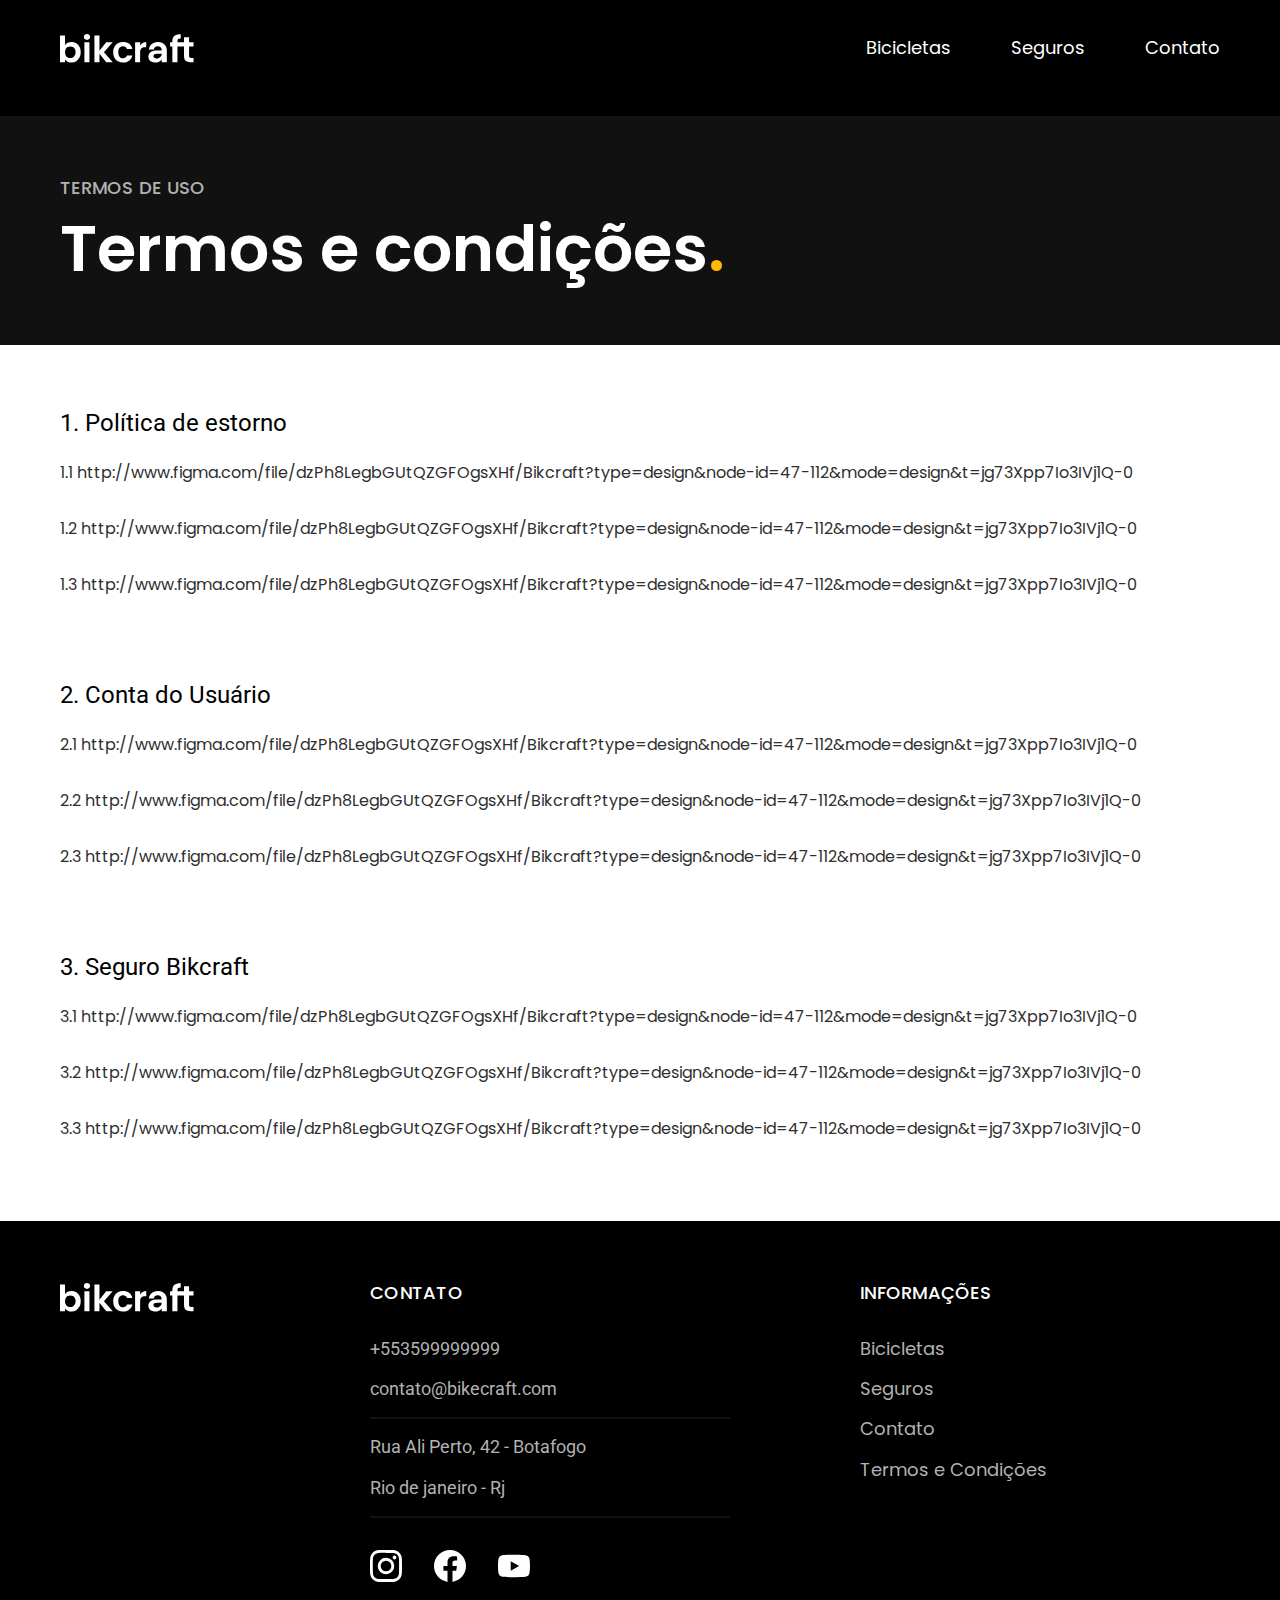
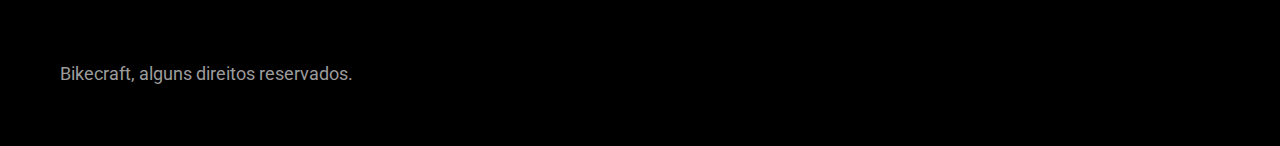
<file: termos.html>
<!DOCTYPE html>
<html lang="pt-br">

<head>
  <meta charset="UTF-8">
  <meta name="viewport" content="width=device-width, initial-scale=1.0">
  <meta name="description" content="Termos e Condições.">
  <title>Termos e Condições | Bikecraft</title>
  <link rel="icon" href="./favicon.svg" type="image/svg+xml">

  <link rel="preload" href="./css/style.min.css" as="style">
  <link rel="stylesheet" href="./css/style.min.css">
  <link rel="preconnect" href="https://fonts.googleapis.com">
  <link rel="preconnect" href="https://fonts.gstatic.com" crossorigin>
  <link href="https://fonts.googleapis.com/css2?family=Merriweather:ital,opsz,wght@0,18..144,900;1,18..144,900&family=Poppins:wght@400;600&family=Roboto:ital,wght@0,100..900;1,100..900&display=swap" rel="stylesheet">
  <script>document.documentElement.classList.add('js'); </script>
</head>

<body id="termos">
  <header class=" header-bg">
    <div class="header container">
      <a href="./"><img src="./img/bikcraft.svg" alt="Bikcraft"></a>
      <nav>
        <ul class="header-menu font-1-m">
          <li><a href="./bicicletas.html">Bicicletas</a></li>
          <li><a href="./seguros.html">Seguros</a></li>
          <li><a href="./contato.html">Contato</a></li>
        </ul>
      </nav>
    </div>
  </header>


  <main>
    <div class="titulo-bg">
      <div class="titulo container">
        <p class="font-2-l-b cor-5">Termos de uso</p>
        <h1 class="font-1-xxl cor-0">Termos e condições<span class="cor-p1">.</span></h1>
      </div>
    </div>
  </main>

  <article>
    <div class="termos container">
      <div class="termos-texto">
        <h2 class="font-2-l">1. Política de estorno</h2>
        <ul class="font-1-s cor-10">
          <li>1.1 http://www.figma.com/file/dzPh8LegbGUtQZGFOgsXHf/Bikcraft?type=design&node-id=47-112&mode=design&t=jg73Xpp7Io3IVj1Q-0</li>
          <li>1.2 http://www.figma.com/file/dzPh8LegbGUtQZGFOgsXHf/Bikcraft?type=design&node-id=47-112&mode=design&t=jg73Xpp7Io3IVj1Q-0</li>
          <li>1.3 http://www.figma.com/file/dzPh8LegbGUtQZGFOgsXHf/Bikcraft?type=design&node-id=47-112&mode=design&t=jg73Xpp7Io3IVj1Q-0</li>
        </ul>
      </div>

      <div class="termos-texto">
        <h2 class="font-2-l">2. Conta do Usuário</h2>
        <ul class="font-1-s cor-10">
          <li>2.1 http://www.figma.com/file/dzPh8LegbGUtQZGFOgsXHf/Bikcraft?type=design&node-id=47-112&mode=design&t=jg73Xpp7Io3IVj1Q-0
          </li>
          <li>2.2 http://www.figma.com/file/dzPh8LegbGUtQZGFOgsXHf/Bikcraft?type=design&node-id=47-112&mode=design&t=jg73Xpp7Io3IVj1Q-0</li>
          <li>2.3 http://www.figma.com/file/dzPh8LegbGUtQZGFOgsXHf/Bikcraft?type=design&node-id=47-112&mode=design&t=jg73Xpp7Io3IVj1Q-0</li>
        </ul>
      </div>

      <div class="termos-texto">
        <h2 class="font-2-l">3. Seguro Bikcraft</h2>
        <ul class="font-1-s cor-10">
          <li>3.1 http://www.figma.com/file/dzPh8LegbGUtQZGFOgsXHf/Bikcraft?type=design&node-id=47-112&mode=design&t=jg73Xpp7Io3IVj1Q-0</li>
          <li>3.2 http://www.figma.com/file/dzPh8LegbGUtQZGFOgsXHf/Bikcraft?type=design&node-id=47-112&mode=design&t=jg73Xpp7Io3IVj1Q-0</li>
          <li>3.3 http://www.figma.com/file/dzPh8LegbGUtQZGFOgsXHf/Bikcraft?type=design&node-id=47-112&mode=design&t=jg73Xpp7Io3IVj1Q-0</li>
        </ul>
      </div>
    </div>
  </article>


  <footer class="footer-bg" aria-label="Rodapé">
    <div class="footer container">
      <img src="./img/bikcraft.svg" alt="Bikecraft">
      <div class="footer-contato">
        <h3 class="font-2-l-b cor-0">Contato</h3>
        <ul class="font-2-m cor-5">
          <li><a href="tel:+553599999999">+553599999999</a></li>
          <li><a href="mailto:contato@bikecraft.com">contato@bikecraft.com</a></li>
          <li>Rua Ali Perto, 42 - Botafogo</li>
          <li>Rio de janeiro - Rj</li>
        </ul>
        <div class="footer-redes">
          <a href="./">
            <img src="./img/redes/instagram.svg" alt="Instagram">
          </a>
          <a href="./">
            <img src="./img/redes/facebook.svg" alt="Facebook">
          </a>
          <a href="./">
            <img src="./img/redes/youtube.svg" alt="Youtube">
          </a>
        </div>
      </div>
      <div class="footer-informacoes">
        <h3 class="font-2-l-b cor-0">Informações</h3>
        <nav>
          <ul class="font-1-m cor-5">
            <li><a href="./bicicletas.html">Bicicletas</a></li>
            <li><a href="./seguros.html">Seguros</a></li>
            <li><a href="./contato.html">Contato</a></li>
            <li><a href="./termos.html">Termos e Condições</a></li>
          </ul>
        </nav>
      </div>
      <p class="font-2-m cor-6  footer-cop">Bikecraft, alguns direitos reservados.</p>
    </div>
  </footer>
  <script src="./js/script.js"></script>
</body>

</html>
</file>
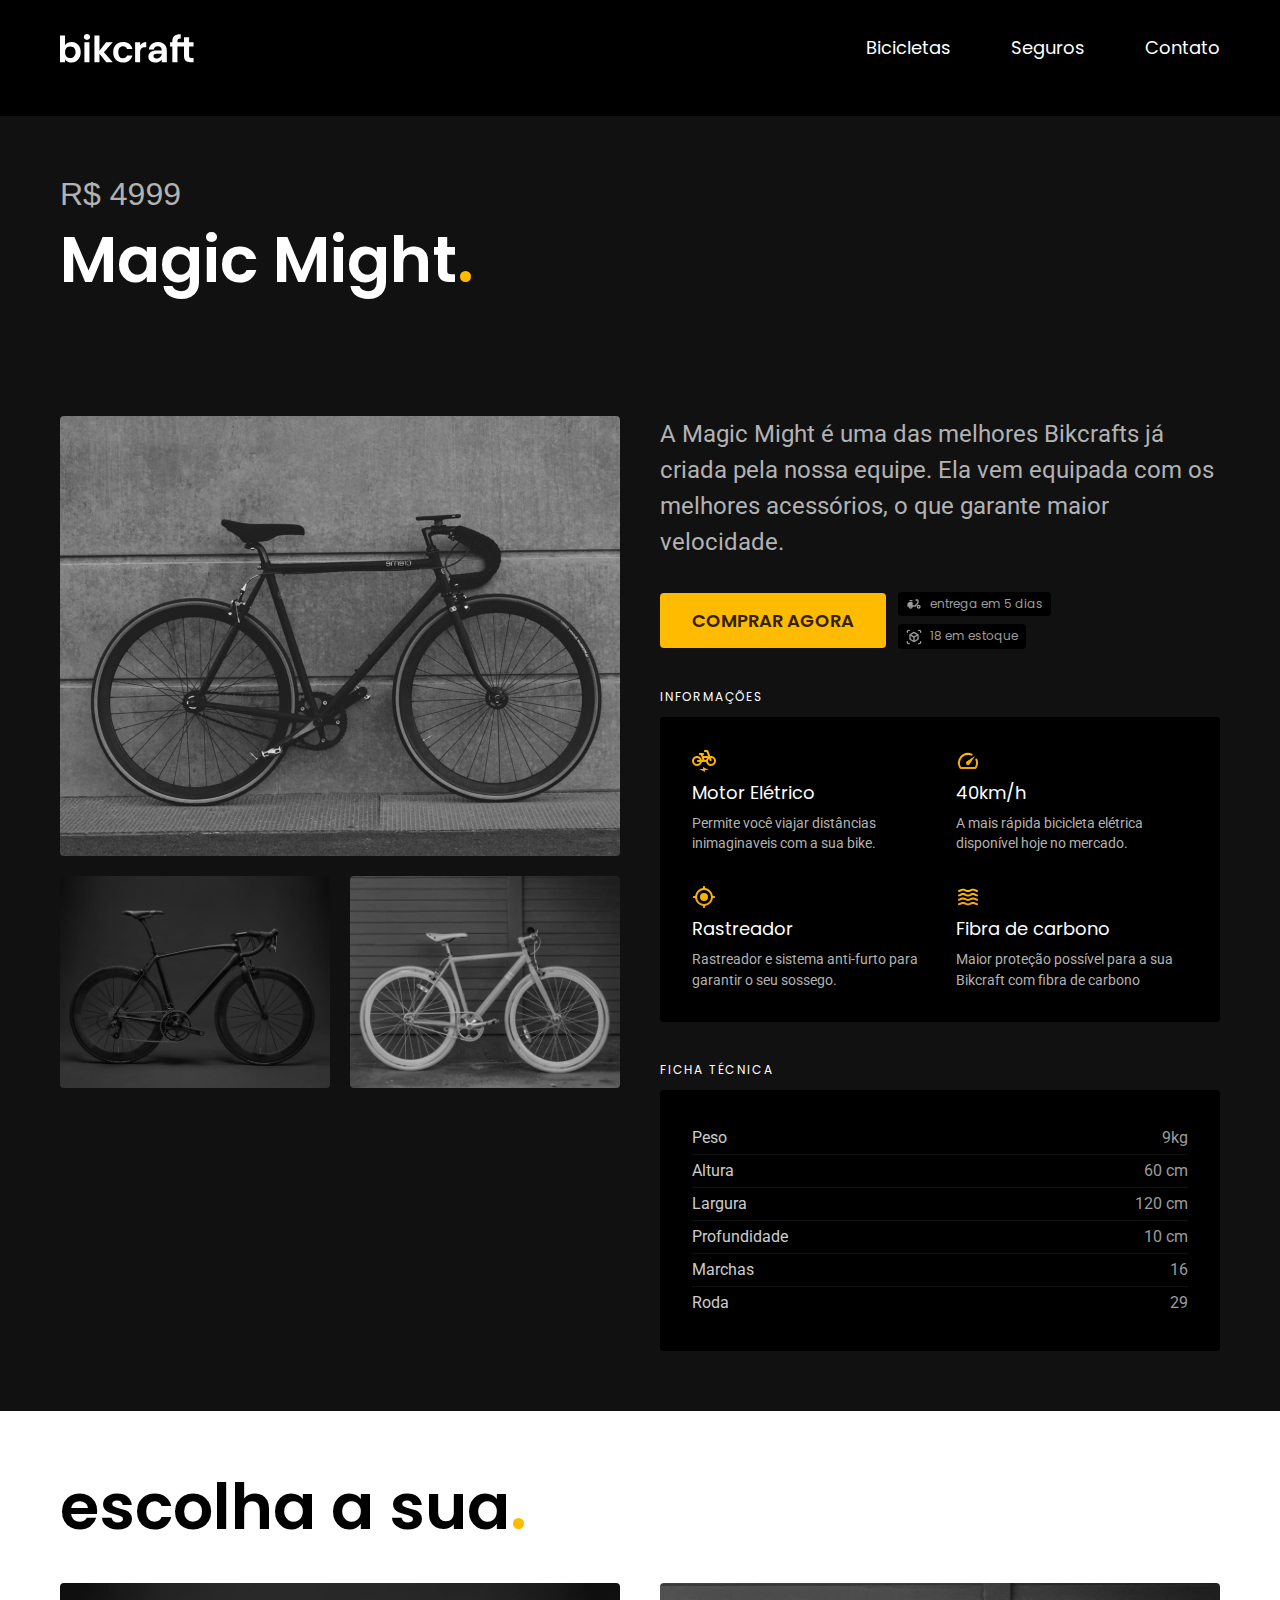
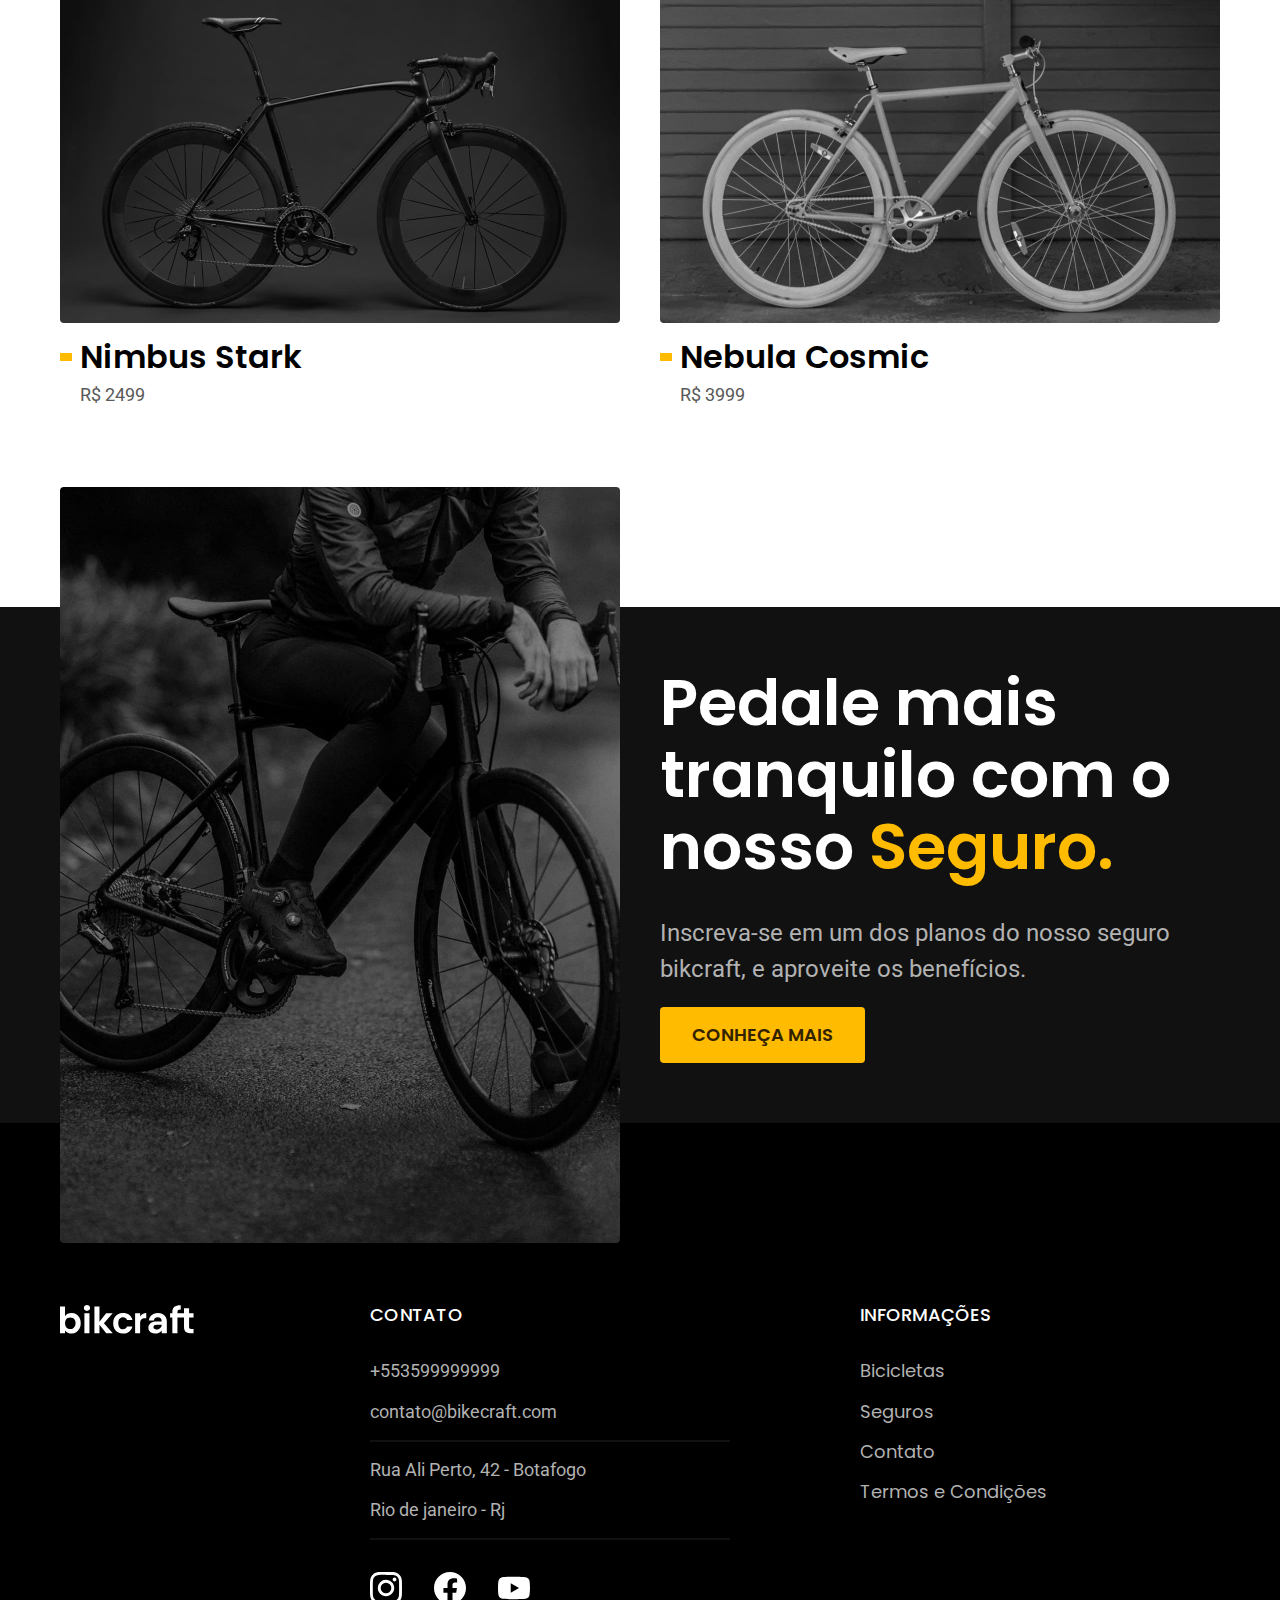
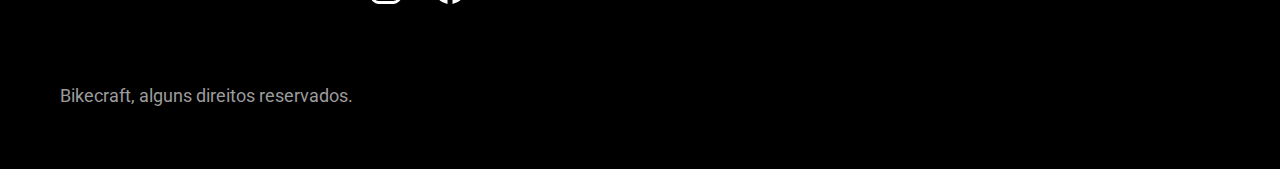
<file: bicicletas/magic.html>
<!DOCTYPE html>
<html lang="pt-br">

<head>
  <meta charset="UTF-8">
  <meta name="viewport" content="width=device-width, initial-scale=1.0">
  <meta name="description" content="Termos e Condições.">
  <title>Magic | Bikecraft</title>
  <link rel="icon" href="../favicon.svg" type="image/svg+xml">


  <link rel="stylesheet" href="../css/style.min.css">
  <link rel="preconnect" href="https://fonts.googleapis.com">
  <link rel="preconnect" href="https://fonts.gstatic.com" crossorigin>
  <link href="https://fonts.googleapis.com/css2?family=Merriweather:ital,opsz,wght@0,18..144,900;1,18..144,900&family=Poppins:wght@400;600&family=Roboto:ital,wght@0,100..900;1,100..900&display=swap" rel="stylesheet">
  <script>document.documentElement.classList.add('js'); </script>
</head>

<body id="bicicleta">
  <header class=" header-bg">
    <div class="header container">
      <a href="../"><img src="../img/bikcraft.svg" alt="Bikcraft"></a>
      <nav>
        <ul class="header-menu font-1-m">
          <li><a href="../bicicletas.html">Bicicletas</a></li>
          <li><a href="../seguros.html">Seguros</a></li>
          <li><a href="../contato.html">Contato</a></li>
        </ul>
      </nav>
    </div>
  </header>


  <main class="titulo-bg">
    <div>
      <div class="titulo container">
        <p class="font-2-xl cor-5">R$ 4999</p>
        <h1 class="font-1-xxl cor-0">Magic Might<span class="cor-p1">.</span></h1>
      </div>
    </div>

    <div class="bicicleta container">
      <div class="bicicleta-imagem">
        <img src="../img/bicicleta/nimbus2.jpg" alt="">
        <img src="../img/bicicleta/nimbus1.jpg" alt="">
        <img src="../img/bicicleta/nimbus3.jpg" alt="">
      </div>
      <div class="bicicleta-conteudo">
        <p class="font-2-l cor-5">A Magic Might é uma das melhores Bikcrafts já criada pela nossa equipe. Ela vem equipada com os melhores acessórios, o que garante maior velocidade.</p>
        <div class="bicicleta-comprar">
          <a class="botao" href="../orcamento.html?tipo=bikcraft&produto=magic">Comprar Agora</a>
          <span class="font-1-xs cor-6"><img src="../img/icones/entrega.svg" alt=""> entrega em 5 dias</span>
          <span class="font-1-xs cor-6"><img src="../img/icones/estoque.svg" alt="">18 em estoque</span>
        </div>

        <h2 class="font-1-xs cor-0">Informações</h2>
        <ul class="bicicleta-informacoes">
          <li>
            <img src="../img/icones/eletrica.svg" alt="">
            <h3 class="font-1-m cor-0">Motor Elétrico</h3>
            <p class="font-2-xs cor-5">Permite você viajar distâncias inimaginaveis com a sua bike.</p>
          </li>

          <li>
            <img src="../img/icones/velocidade.svg" alt="">
            <h3 class="font-1-m cor-0">40km/h</h3>
            <p class="font-2-xs cor-5">A mais rápida bicicleta elétrica disponível hoje no mercado.</p>
          </li>

          <li>
            <img src="../img/icones/rastreador.svg" alt="">
            <h3 class="font-1-m cor-0">Rastreador</h3>
            <p class="font-2-xs cor-5">Rastreador e sistema anti-furto para garantir o seu sossego.</p>
          </li>

          <li>
            <img src="../img/icones/carbono.svg" alt="">
            <h3 class="font-1-m cor-0">Fibra de carbono</h3>
            <p class="font-2-xs cor-5">Maior proteção possível para a sua Bikcraft com fibra de carbono</p>
          </li>
        </ul>
        <h2 class="font-1-xs cor-0">Ficha Técnica</h2>
        <ul class="bicicleta-ficha font-2-s cor-4">
          <li>Peso <span>9kg</span></li>
          <li>Altura <span>60 cm</span></li>
          <li>Largura <span>120 cm</span></li>
          <li>Profundidade <span>10 cm</span></li>
          <li>Marchas <span>16</span></li>
          <li>Roda <span>29</span></li>
        </ul>
      </div>
    </div>
  </main>

  <article class="bicicletas-lista container">
    <h2 class="font-1-xxl">escolha a sua<span class="cor-p1">.</span></h2>

    <ul>
      <li>
        <a href="./nimbus.html">
          <img src="../img/bicicletas/nimbus.jpg" alt="Bicicleta preta">
          <h3 class="font-1-xl">Nimbus Stark</h3>
          <span class="font-2-m cor-8">R$ 2499</span>
        </a>
      </li>

      <li>
        <a href="./nebula.html">
          <img src="../img/bicicletas/nebula.jpg" alt="Bicicleta preta">
          <h3 class="font-1-xl">Nebula Cosmic</h3>
          <span class="font-2-m cor-8">R$ 3999</span>
        </a>
      </li>
    </ul>
  </article>

  <article class="seguro-bg">
    <div class="seguro container">
      <div class="seguro-imagem"><img src="../img/fotos/seguros.jpg" alt="Pessoa parada em cima de uma Bikecraft."></div>
      <div class="seguro-conteudo">
        <h2 class="font-1-xxl cor-0">Pedale mais tranquilo com o nosso <span class="cor-p1">Seguro.</span></h2>
        <p class="font-2-l cor-5">Inscreva-se em um dos planos do nosso seguro bikcraft, e aproveite os benefícios.</p>
        <a class="botao" href="../seguros.html">Conheça Mais</a>
      </div>

    </div>
  </article>


  <footer class="footer-bg" aria-label="Rodapé">
    <div class="footer container">
      <img src="../img/bikcraft.svg" alt="Bikecraft">
      <div class="footer-contato">
        <h3 class="font-2-l-b cor-0">Contato</h3>
        <ul class="font-2-m cor-5">
          <li><a href="tel:+553599999999">+553599999999</a></li>
          <li><a href="mailto:contato@bikecraft.com">contato@bikecraft.com</a></li>
          <li>Rua Ali Perto, 42 - Botafogo</li>
          <li>Rio de janeiro - Rj</li>
        </ul>
        <div class="footer-redes">
          <a href="../">
            <img src="../img/redes/instagram.svg" alt="Instagram">
          </a>
          <a href="../">
            <img src="../img/redes/facebook.svg" alt="Facebook">
          </a>
          <a href="../">
            <img src="../img/redes/youtube.svg" alt="Youtube">
          </a>
        </div>
      </div>
      <div class="footer-informacoes">
        <h3 class="font-2-l-b cor-0">Informações</h3>
        <nav>
          <ul class="font-1-m cor-5">
            <li><a href="../bicicletas.html">Bicicletas</a></li>
            <li><a href="../seguros.html">Seguros</a></li>
            <li><a href="../contato.html">Contato</a></li>
            <li><a href="../termos.html">Termos e Condições</a></li>
          </ul>
        </nav>
      </div>
      <p class="font-2-m cor-6  footer-cop">Bikecraft, alguns direitos reservados.</p>
    </div>
  </footer>
  <script src="../js/script.js"></script>
</body>

</html>
</file>
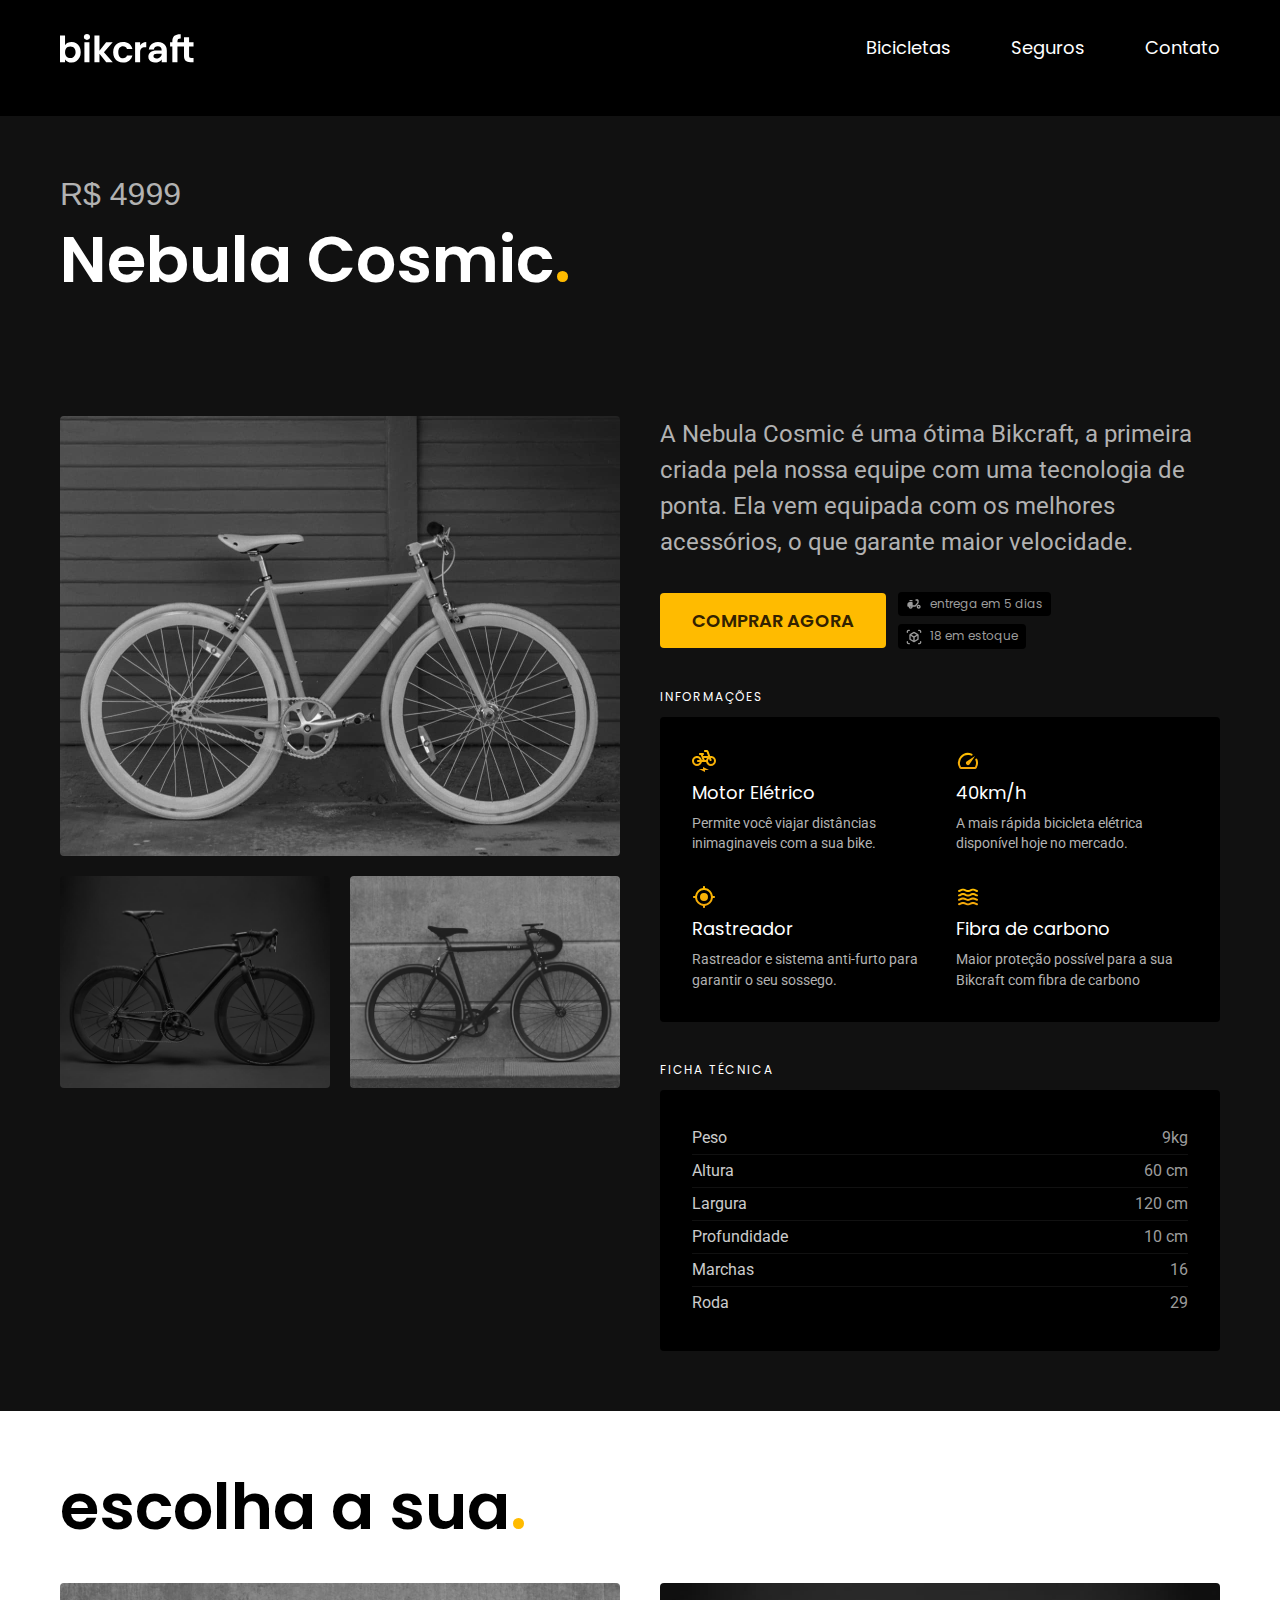
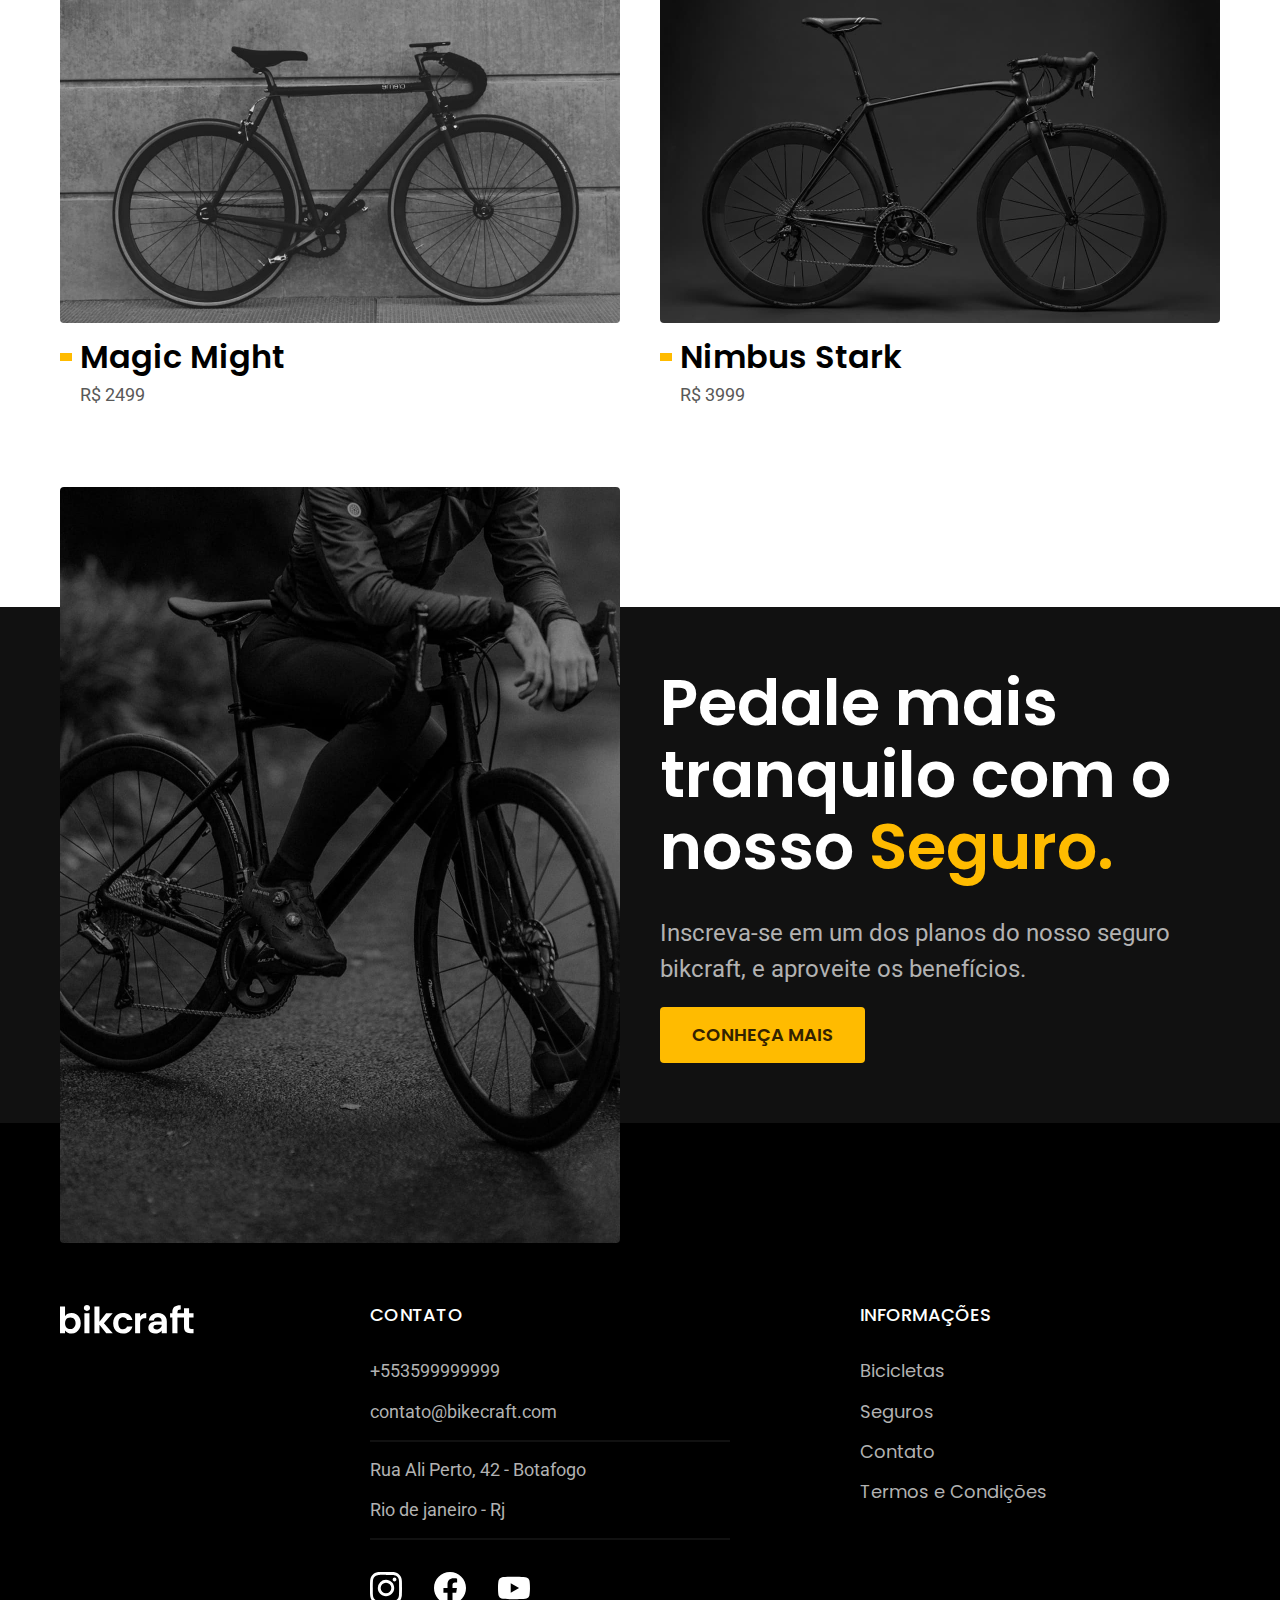
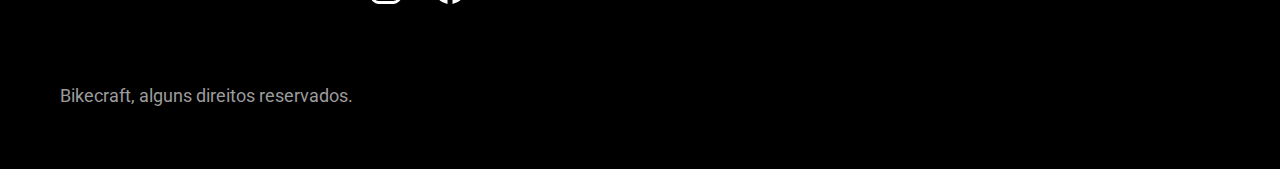
<file: bicicletas/nebula.html>
<!DOCTYPE html>
<html lang="pt-br">

<head>
  <meta charset="UTF-8">
  <meta name="viewport" content="width=device-width, initial-scale=1.0">
  <meta name="description" content="Termos e Condições.">
  <title>Nebula | Bikecraft</title>

  <link rel="icon" href="../favicon.svg" type="image/svg+xml">

  <link rel="stylesheet" href="../css/style.min.css">
  <link rel="preconnect" href="https://fonts.googleapis.com">
  <link rel="preconnect" href="https://fonts.gstatic.com" crossorigin>
  <link href="https://fonts.googleapis.com/css2?family=Merriweather:ital,opsz,wght@0,18..144,900;1,18..144,900&family=Poppins:wght@400;600&family=Roboto:ital,wght@0,100..900;1,100..900&display=swap" rel="stylesheet">
  <script>document.documentElement.classList.add('js'); </script>
</head>

<body id="bicicleta">
  <header class=" header-bg">
    <div class="header container">
      <a href="../"><img src="../img/bikcraft.svg" alt="Bikcraft"></a>
      <nav>
        <ul class="header-menu font-1-m">
          <li><a href="../bicicletas.html">Bicicletas</a></li>
          <li><a href="../seguros.html">Seguros</a></li>
          <li><a href="../contato.html">Contato</a></li>
        </ul>
      </nav>
    </div>
  </header>


  <main class="titulo-bg">
    <div>
      <div class="titulo container">
        <p class="font-2-xl cor-5">R$ 4999</p>
        <h1 class="font-1-xxl cor-0">Nebula Cosmic<span class="cor-p1">.</span></h1>
      </div>
    </div>

    <div class="bicicleta container">
      <div class="bicicleta-imagem">
        <img src="../img/bicicleta/nimbus3.jpg" alt="">
        <img src="../img/bicicleta/nimbus1.jpg" alt="">
        <img src="../img/bicicleta/nimbus2.jpg" alt="">
      </div>
      <div class="bicicleta-conteudo">
        <p class="font-2-l cor-5">A Nebula Cosmic é uma ótima Bikcraft, a primeira criada pela nossa equipe com uma tecnologia de ponta. Ela vem equipada com os melhores acessórios, o que garante maior velocidade.</p>
        <div class="bicicleta-comprar">
          <a class="botao" href="../orcamento.html?tipo=bikcraft&produto=nebula">Comprar Agora</a>
          <span class="font-1-xs cor-6"><img src="../img/icones/entrega.svg" alt=""> entrega em 5 dias</span>
          <span class="font-1-xs cor-6"><img src="../img/icones/estoque.svg" alt="">18 em estoque</span>
        </div>

        <h2 class="font-1-xs cor-0">Informações</h2>
        <ul class="bicicleta-informacoes">
          <li>
            <img src="../img/icones/eletrica.svg" alt="">
            <h3 class="font-1-m cor-0">Motor Elétrico</h3>
            <p class="font-2-xs cor-5">Permite você viajar distâncias inimaginaveis com a sua bike.</p>
          </li>

          <li>
            <img src="../img/icones/velocidade.svg" alt="">
            <h3 class="font-1-m cor-0">40km/h</h3>
            <p class="font-2-xs cor-5">A mais rápida bicicleta elétrica disponível hoje no mercado.</p>
          </li>

          <li>
            <img src="../img/icones/rastreador.svg" alt="">
            <h3 class="font-1-m cor-0">Rastreador</h3>
            <p class="font-2-xs cor-5">Rastreador e sistema anti-furto para garantir o seu sossego.</p>
          </li>

          <li>
            <img src="../img/icones/carbono.svg" alt="">
            <h3 class="font-1-m cor-0">Fibra de carbono</h3>
            <p class="font-2-xs cor-5">Maior proteção possível para a sua Bikcraft com fibra de carbono</p>
          </li>
        </ul>
        <h2 class="font-1-xs cor-0">Ficha Técnica</h2>
        <ul class="bicicleta-ficha font-2-s cor-4">
          <li>Peso <span>9kg</span></li>
          <li>Altura <span>60 cm</span></li>
          <li>Largura <span>120 cm</span></li>
          <li>Profundidade <span>10 cm</span></li>
          <li>Marchas <span>16</span></li>
          <li>Roda <span>29</span></li>
        </ul>
      </div>
    </div>
  </main>

  <article class="bicicletas-lista container">
    <h2 class="font-1-xxl">escolha a sua<span class="cor-p1">.</span></h2>

    <ul>
      <li>
        <a href="./magic.html">
          <img src="../img/bicicletas/magic.jpg" alt="Bicicleta preta">
          <h3 class="font-1-xl">Magic Might</h3>
          <span class="font-2-m cor-8">R$ 2499</span>
        </a>
      </li>

      <li>
        <a href="./nimbus.html">
          <img src="../img/bicicletas/nimbus.jpg" alt="Bicicleta preta">
          <h3 class="font-1-xl">Nimbus Stark</h3>
          <span class="font-2-m cor-8">R$ 3999</span>
        </a>
      </li>
    </ul>
  </article>

  <article class="seguro-bg">
    <div class="seguro container">
      <div class="seguro-imagem"><img src="../img/fotos/seguros.jpg" alt="Pessoa parada em cima de uma Bikecraft."></div>
      <div class="seguro-conteudo">
        <h2 class="font-1-xxl cor-0">Pedale mais tranquilo com o nosso <span class="cor-p1">Seguro.</span></h2>
        <p class="font-2-l cor-5">Inscreva-se em um dos planos do nosso seguro bikcraft, e aproveite os benefícios.</p>
        <a class="botao" href="../seguros.html">Conheça Mais</a>
      </div>

    </div>
  </article>


  <footer class="footer-bg" aria-label="Rodapé">
    <div class="footer container">
      <img src="../img/bikcraft.svg" alt="Bikecraft">
      <div class="footer-contato">
        <h3 class="font-2-l-b cor-0">Contato</h3>
        <ul class="font-2-m cor-5">
          <li><a href="tel:+553599999999">+553599999999</a></li>
          <li><a href="mailto:contato@bikecraft.com">contato@bikecraft.com</a></li>
          <li>Rua Ali Perto, 42 - Botafogo</li>
          <li>Rio de janeiro - Rj</li>
        </ul>
        <div class="footer-redes">
          <a href="../">
            <img src="../img/redes/instagram.svg" alt="Instagram">
          </a>
          <a href="../">
            <img src="../img/redes/facebook.svg" alt="Facebook">
          </a>
          <a href="../">
            <img src="../img/redes/youtube.svg" alt="Youtube">
          </a>
        </div>
      </div>
      <div class="footer-informacoes">
        <h3 class="font-2-l-b cor-0">Informações</h3>
        <nav>
          <ul class="font-1-m cor-5">
            <li><a href="../bicicletas.html">Bicicletas</a></li>
            <li><a href="../seguros.html">Seguros</a></li>
            <li><a href="../contato.html">Contato</a></li>
            <li><a href="../termos.html">Termos e Condições</a></li>
          </ul>
        </nav>
      </div>
      <p class="font-2-m cor-6  footer-cop">Bikecraft, alguns direitos reservados.</p>
    </div>
  </footer>
  <script src="../js/script.js"></script>
</body>

</html>
</file>
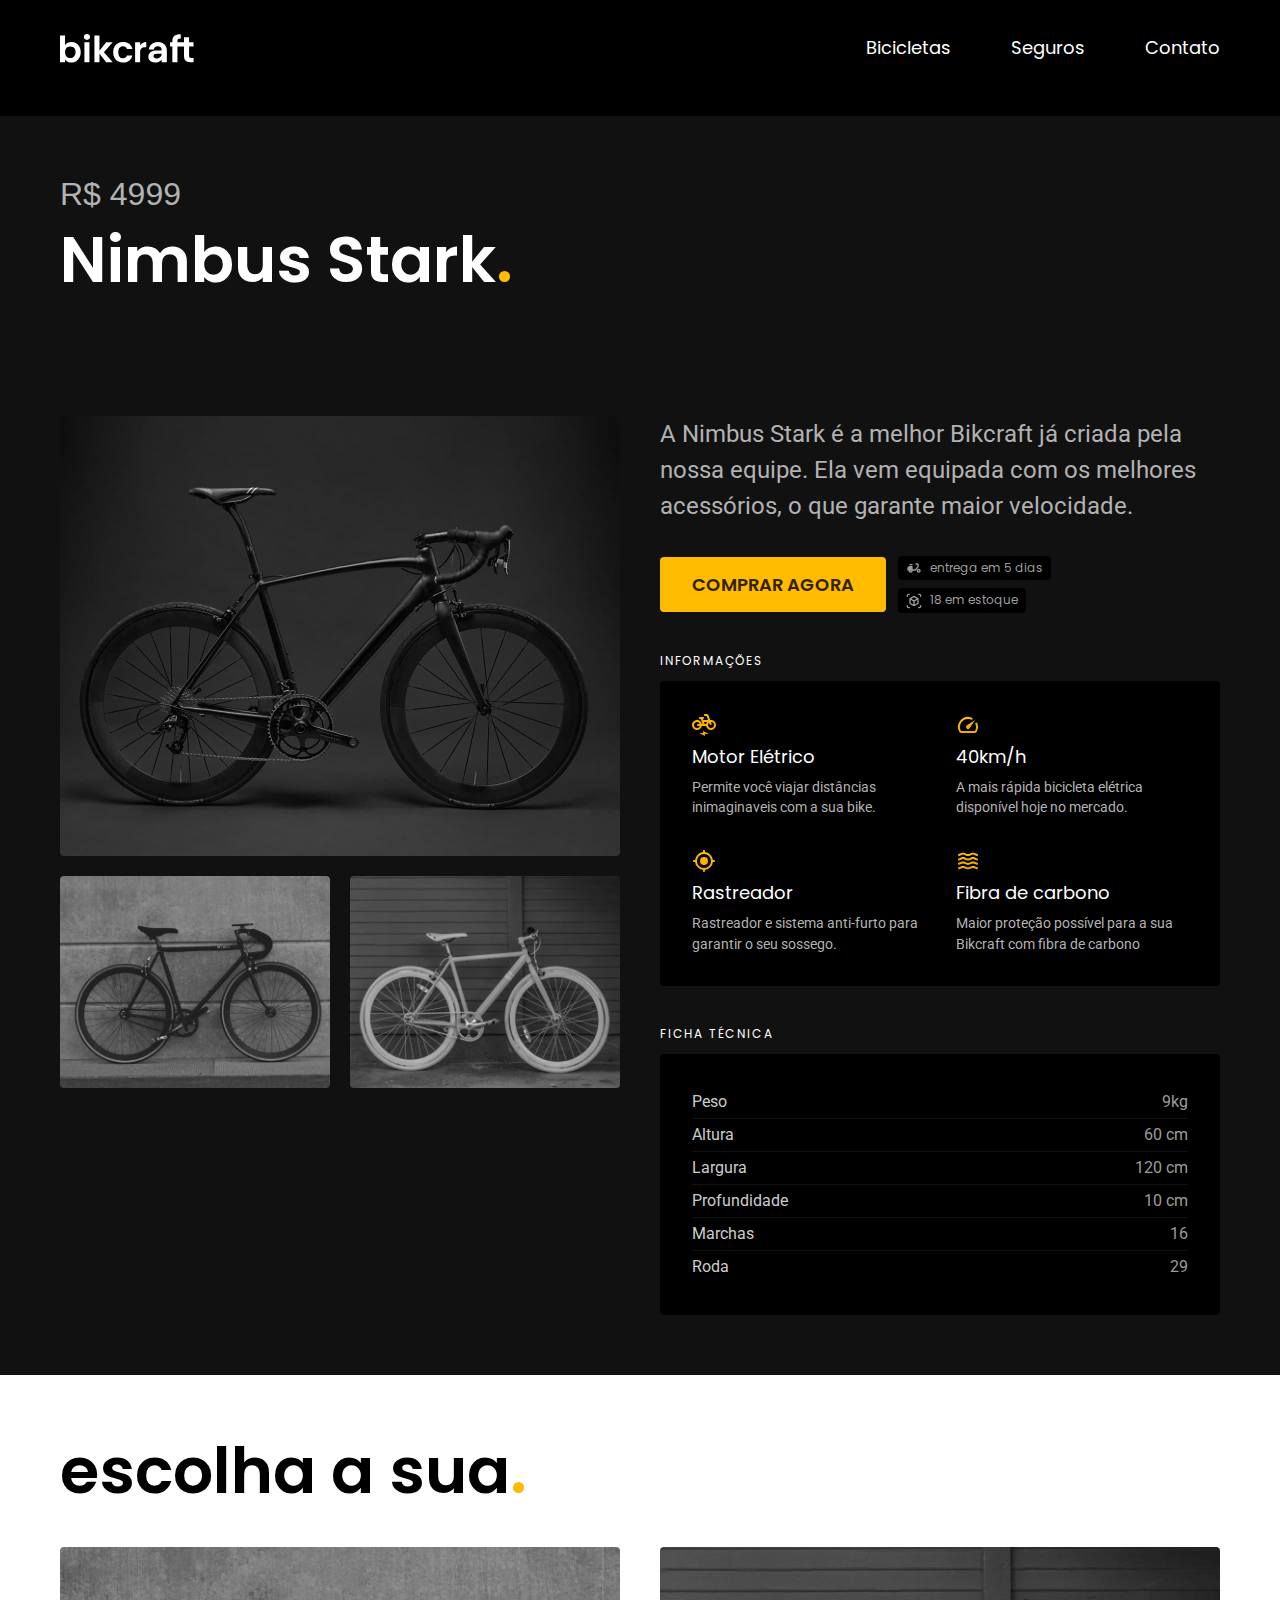
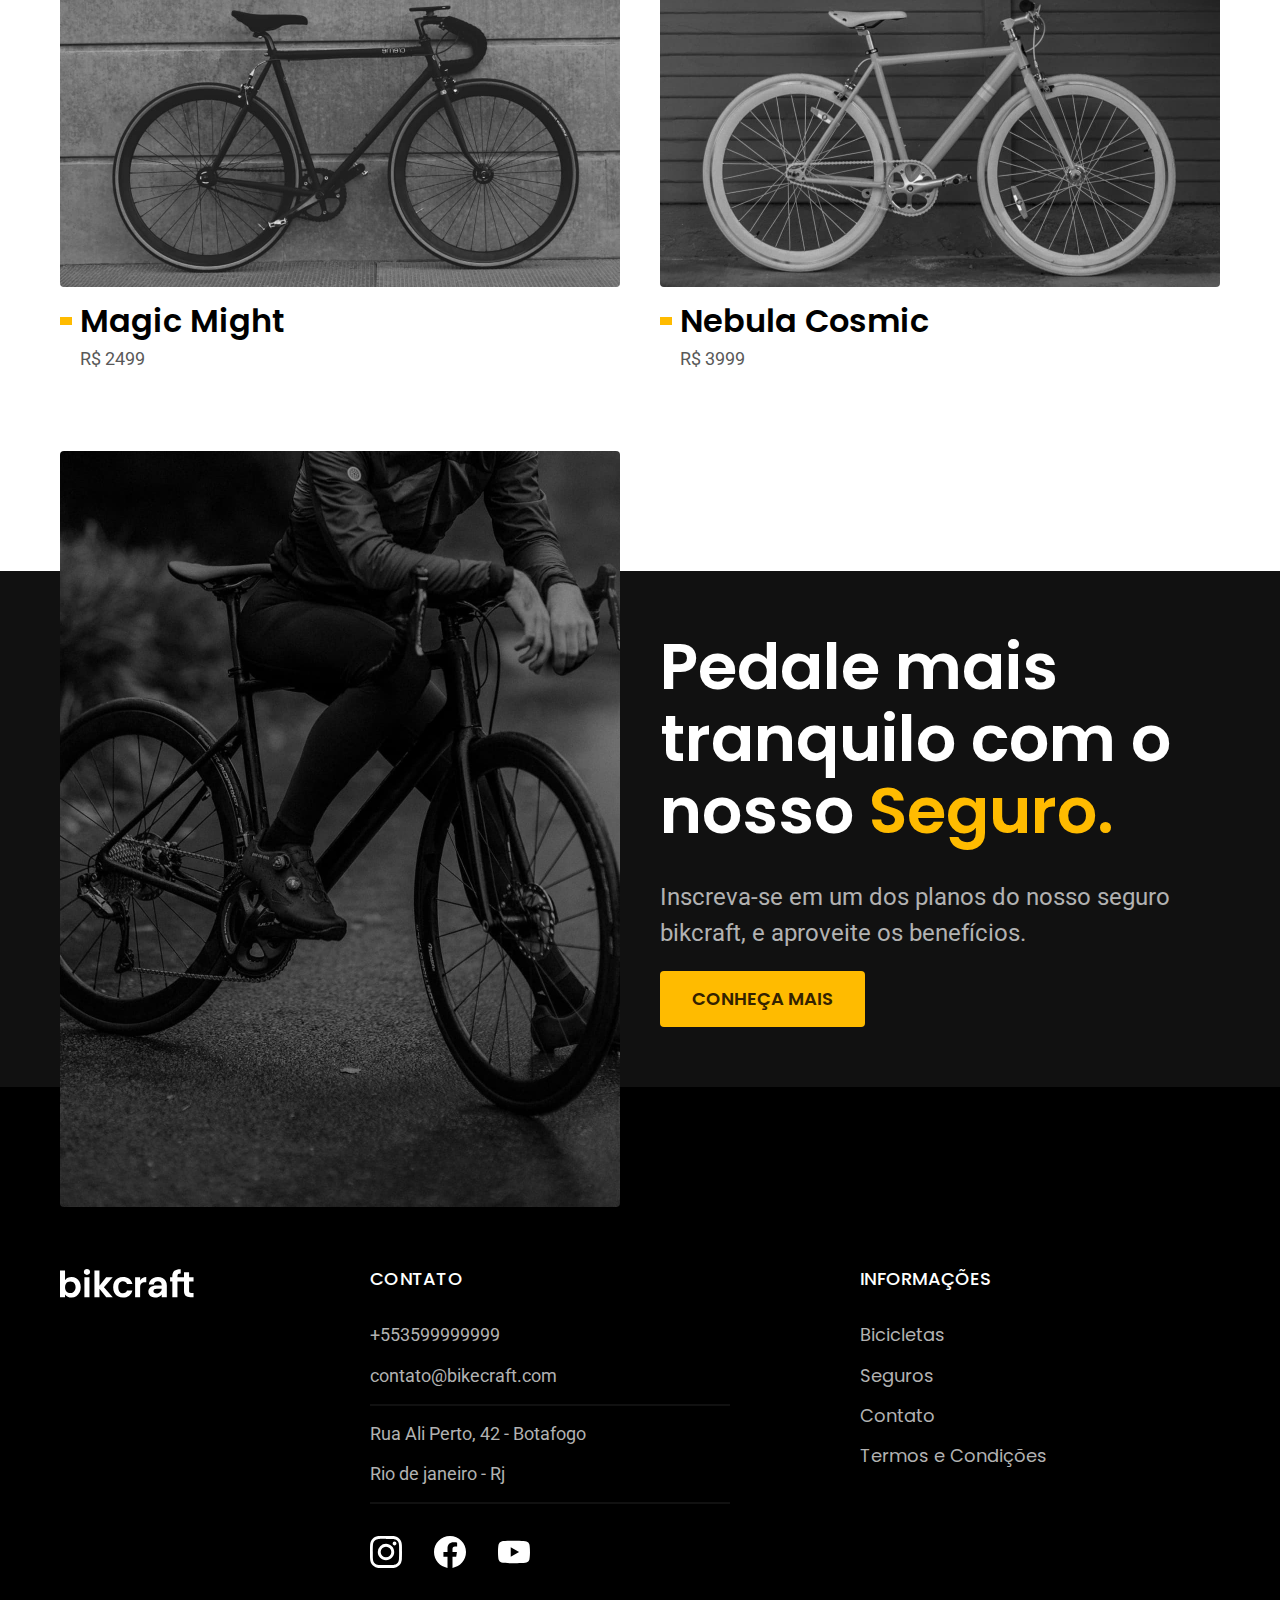
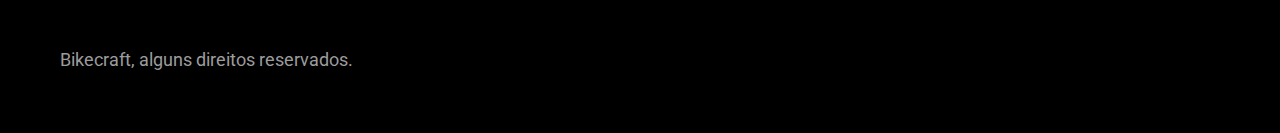
<file: bicicletas/nimbus.html>
<!DOCTYPE html>
<html lang="pt-br">

<head>
  <meta charset="UTF-8">
  <meta name="viewport" content="width=device-width, initial-scale=1.0">
  <meta name="description" content="Termos e Condições.">
  <title>Nimbus | Bikecraft</title>

  <link rel="icon" href="../favicon.svg" type="image/svg+xml">

  <link rel="stylesheet" href="../css/style.min.css">
  <link rel="preconnect" href="https://fonts.googleapis.com">
  <link rel="preconnect" href="https://fonts.gstatic.com" crossorigin>
  <link href="https://fonts.googleapis.com/css2?family=Merriweather:ital,opsz,wght@0,18..144,900;1,18..144,900&family=Poppins:wght@400;600&family=Roboto:ital,wght@0,100..900;1,100..900&display=swap" rel="stylesheet">
  <script>document.documentElement.classList.add('js'); </script>
</head>

<body id="bicicleta">
  <header class=" header-bg">
    <div class="header container">
      <a href="../"><img src="../img/bikcraft.svg" alt="Bikcraft"></a>
      <nav>
        <ul class="header-menu font-1-m">
          <li><a href="../bicicletas.html">Bicicletas</a></li>
          <li><a href="../seguros.html">Seguros</a></li>
          <li><a href="../contato.html">Contato</a></li>
        </ul>
      </nav>
    </div>
  </header>


  <main class="titulo-bg">
    <div>
      <div class="titulo container">
        <p class="font-2-xl cor-5">R$ 4999</p>
        <h1 class="font-1-xxl cor-0">Nimbus Stark<span class="cor-p1">.</span></h1>
      </div>
    </div>

    <div class="bicicleta container">
      <div class="bicicleta-imagem">
        <img src="../img/bicicleta/nimbus1.jpg" alt="">
        <img src="../img/bicicleta/nimbus2.jpg" alt="">
        <img src="../img/bicicleta/nimbus3.jpg" alt="">
      </div>
      <div class="bicicleta-conteudo">
        <p class="font-2-l cor-5">A Nimbus Stark é a melhor Bikcraft já criada pela nossa equipe. Ela vem equipada com os melhores acessórios, o que garante maior velocidade.</p>
        <div class="bicicleta-comprar">
          <a class="botao" href="../orcamento.html?tipo=bikcraft&produto=nimbus">Comprar Agora</a>
          <span class="font-1-xs cor-6"><img src="../img/icones/entrega.svg" alt=""> entrega em 5 dias</span>
          <span class="font-1-xs cor-6"><img src="../img/icones/estoque.svg" alt="">18 em estoque</span>
        </div>

        <h2 class="font-1-xs cor-0">Informações</h2>
        <ul class="bicicleta-informacoes">
          <li>
            <img src="../img/icones/eletrica.svg" alt="">
            <h3 class="font-1-m cor-0">Motor Elétrico</h3>
            <p class="font-2-xs cor-5">Permite você viajar distâncias inimaginaveis com a sua bike.</p>
          </li>

          <li>
            <img src="../img/icones/velocidade.svg" alt="">
            <h3 class="font-1-m cor-0">40km/h</h3>
            <p class="font-2-xs cor-5">A mais rápida bicicleta elétrica disponível hoje no mercado.</p>
          </li>

          <li>
            <img src="../img/icones/rastreador.svg" alt="">
            <h3 class="font-1-m cor-0">Rastreador</h3>
            <p class="font-2-xs cor-5">Rastreador e sistema anti-furto para garantir o seu sossego.</p>
          </li>

          <li>
            <img src="../img/icones/carbono.svg" alt="">
            <h3 class="font-1-m cor-0">Fibra de carbono</h3>
            <p class="font-2-xs cor-5">Maior proteção possível para a sua Bikcraft com fibra de carbono</p>
          </li>
        </ul>
        <h2 class="font-1-xs cor-0">Ficha Técnica</h2>
        <ul class="bicicleta-ficha font-2-s cor-4">
          <li>Peso <span>9kg</span></li>
          <li>Altura <span>60 cm</span></li>
          <li>Largura <span>120 cm</span></li>
          <li>Profundidade <span>10 cm</span></li>
          <li>Marchas <span>16</span></li>
          <li>Roda <span>29</span></li>
        </ul>
      </div>
    </div>
  </main>

  <article class="bicicletas-lista container">
    <h2 class="font-1-xxl">escolha a sua<span class="cor-p1">.</span></h2>

    <ul>
      <li>
        <a href="./magic.html">
          <img src="../img/bicicletas/magic.jpg" alt="Bicicleta preta">
          <h3 class="font-1-xl">Magic Might</h3>
          <span class="font-2-m cor-8">R$ 2499</span>
        </a>
      </li>

      <li>
        <a href="./nebula.html">
          <img src="../img/bicicletas/nebula.jpg" alt="Bicicleta preta">
          <h3 class="font-1-xl">Nebula Cosmic</h3>
          <span class="font-2-m cor-8">R$ 3999</span>
        </a>
      </li>
    </ul>
  </article>

  <article class="seguro-bg">
    <div class="seguro container">
      <div class="seguro-imagem"><img src="../img/fotos/seguros.jpg" alt="Pessoa parada em cima de uma Bikecraft."></div>
      <div class="seguro-conteudo">
        <h2 class="font-1-xxl cor-0">Pedale mais tranquilo com o nosso <span class="cor-p1">Seguro.</span></h2>
        <p class="font-2-l cor-5">Inscreva-se em um dos planos do nosso seguro bikcraft, e aproveite os benefícios.</p>
        <a class="botao" href="../seguros.html">Conheça Mais</a>
      </div>

    </div>
  </article>


  <footer class="footer-bg" aria-label="Rodapé">
    <div class="footer container">
      <img src="../img/bikcraft.svg" alt="Bikecraft">
      <div class="footer-contato">
        <h3 class="font-2-l-b cor-0">Contato</h3>
        <ul class="font-2-m cor-5">
          <li><a href="tel:+553599999999">+553599999999</a></li>
          <li><a href="mailto:contato@bikecraft.com">contato@bikecraft.com</a></li>
          <li>Rua Ali Perto, 42 - Botafogo</li>
          <li>Rio de janeiro - Rj</li>
        </ul>
        <div class="footer-redes">
          <a href="../">
            <img src="../img/redes/instagram.svg" alt="Instagram">
          </a>
          <a href="../">
            <img src="../img/redes/facebook.svg" alt="Facebook">
          </a>
          <a href="../">
            <img src="../img/redes/youtube.svg" alt="Youtube">
          </a>
        </div>
      </div>
      <div class="footer-informacoes">
        <h3 class="font-2-l-b cor-0">Informações</h3>
        <nav>
          <ul class="font-1-m cor-5">
            <li><a href="../bicicletas.html">Bicicletas</a></li>
            <li><a href="../seguros.html">Seguros</a></li>
            <li><a href="../contato.html">Contato</a></li>
            <li><a href="../termos.html">Termos e Condições</a></li>
          </ul>
        </nav>
      </div>
      <p class="font-2-m cor-6  footer-cop">Bikecraft, alguns direitos reservados.</p>
    </div>
  </footer>
  <script src="../js/script.js"></script>
</body>

</html>
</file>
<file: css/style.min.css>
.header-bg{background-color:var(--cor-12)}.header{display:flex;flex-wrap:wrap;gap:20px;justify-content:space-between;padding:20px;align-items:center;padding-bottom:40px}.header-menu{display:flex;flex-wrap:wrap;gap:60px}.header-menu a{display:inline-block;color:var(--cor-0);padding:16px 0;position:relative}.header-menu a:after{content:"";display:block;height:2px;width:0;background-color:var(--cor-0);margin-top:4px;transition:.3s;position:absolute}.header-menu a.ativo::after,.header-menu a:hover:after{width:100%}@media (max-width:800px){.header-menu{gap:20px}.header-menu a{background-color:var(--cor-11);padding:12px 16px;border-radius:4px}.header-menu a:hover{background-color:var(--cor-10)}.header a:after{display:none}}@media (max-width:600px){.header{flex-direction:column;gap:20px}.header-menu{gap:12px}.header-menu a{padding:8px 16px}}.footer-bg{background-color:var(--cor-12)}.footer{display:grid;grid-template-columns:3fr 5fr 4fr;gap:40px;padding-top:60px;padding-bottom:60px}.footer h3{margin-bottom:32px}.footer-contato ul{margin-bottom:32px}.footer-contato li:nth-child(2n)::after{content:"";display:block;max-width:360px;height:2px;background-color:var(--cor-11);margin-top:16px}.footer li{margin-bottom:16px}.footer-redes{display:flex;gap:32px}.footer a:hover{color:var(--cor-0)}.footer-cop{grid-column:1/-1;margin-top:40px}@media (max-width:800px){.footer>img{display:none}.footer{grid-template-columns:1fr 1fr}}@media (max-width:600px){.footer{grid-template-columns:1fr;gap:60px}.footer-cop{margin-top:0}}body{margin:0;font-family:Arial,Helvetica,sans-serif}blockquote,dd,h1,h2,h3,p,ul{margin:0}ul{padding:0}a{text-decoration:none;color:inherit}img{max-width:100%;height:auto;display:block}li{list-style:none}img[src$=".jpg"]{border-radius:4px}.introducao-bg{background:var(--cor-12) url(../img/dec/bottom-left.svg) no-repeat bottom 160px left 20px;box-shadow:inset 0 -120px var(--cor-0)}.introducao{display:grid;grid-template-columns:1fr 1fr;gap:0 40px}.introducao img{object-fit:cover;width:100%;height:100%;border-radius:4px}.introducao-conteudo{align-self:end;padding:200px 0}.introducao-conteudo h1{margin-bottom:32px}.introducao-conteudo h1 span{font-size:60px}.introducao-conteudo p{margin-bottom:20px}@media (max-width:800px){.introducao-bg{background-color:var(--cor-11);padding-top:40px;box-shadow:inset 0 -60px var(--cor-0)}.introducao{grid-template-columns:1fr;gap:32px}.introducao-conteudo{padding:0}.introducao h1{margin-bottom:16px}.introducao img{height:300px;width:100%}}.tecnologia-bg{background-color:var(--cor-11);box-shadow:inset 0 80px var(--cor-0),inset 0 -80px var(--cor-0)}.tecnologia{display:grid;grid-template-columns:1fr 1fr}.tecnologia-imagem img{width:100%;height:100%;object-fit:cover;object-position:left}.tecnologia-conteudo{padding-top:160px;padding-bottom:160px}.tecnologia-conteudo>span{display:block;margin-bottom:20px}.tecnologia-conteudo h2{margin-bottom:32px}.tecnologia-conteudo>p{margin-bottom:32px}.tecnologia-conteudo a{margin-bottom:80px}.tecnologia-vantagens{display:flex;gap:40px}.tecnologia-vantagens h3{margin-bottom:8px;width:max-content}.tecnologia-vantagens img{width:24px;margin-bottom:8px}@media (max-width:800px){.tecnologia-bg{box-shadow:initial}.tecnologia{grid-template-columns:1fr}.tecnologia-conteudo{padding-top:60px;padding-bottom:60px}.tecnologia-imagem img{display:none}.tecnologia a{margin-bottom:60px}}@media (max-width:600px){.tecnologia-vantagens{flex-direction:column}}.parceiros{padding-top:60px;padding-bottom:120px}.parceiros h2{margin-bottom:60px}.parceiros ul{padding:0 20px;max-width:1400px;display:grid;grid-template-columns:repeat(4,1fr);margin-left:auto;margin-right:auto}.parceiros li{display:flex;padding:32px;border-left:2px solid var(--cor-2)}.parceiros img{margin:auto}.parceiros li:first-child,.parceiros li:nth-child(5){border-left:none}.parceiros li:nth-child(n+5){border-top:2px solid var(--cor-2)}@media(max-width:800px){.parceiros{padding-bottom:60px}.parceiros h2{padding-bottom:20px}.parceiros ul{grid-template-columns:repeat(2,1fr)}.parceiros li{padding:20px}.parceiros li:nth-child(n+3){border-top:2px solid var(--cor-2)}.parceiros li:nth-child(3),.parceiros li:nth-child(7){border-left:none}}.depoimento{display:grid;grid-template-columns:repeat(2,1fr);background-color:var(--cor-p1);overflow:hidden}.depoimento img{border-radius:0;width:100%;object-fit:cover;height:100%}.depoimento-conteudo{padding:40px 40px 80px 80px;align-self:end;background:url(../img/dec/bottom-right-p.svg) no-repeat bottom 40px right 40px}.depoimento p{max-width:32ch;font-family:Merriweather,serif;font-style:italic;font-weight:900;margin-bottom:32px;position:relative}.depoimento p::after,.depoimento p::before{font-size:5rem;color:var(--cor-p2);position:absolute}.depoimento p::before{content:"“";top:-20px;left:-50px}.depoimento p::after{content:"”"}@media(min-width:1200px){.depoimento img{max-height:520px}}@media(max-width:800px){.depoimento{grid-template-columns:1fr;text-align:center}.depoimento img{max-height:200px}.depoimento-conteudo{padding:40px 20px;justify-self:center}}.font-1-xs{font:400 0.75rem/1.35 Poppins,sans-serif}.font-2-xs{font:400 0.875rem/1.43 Roboto,sans-serif}.font-1-s{font:400 1rem/1.5 Poppins,sans-serif}.font-2-s{font:400 1rem/1.5 Roboto,sans-serif}.font-1-m{font:400 1.125rem/1.35 Poppins,sans-serif}.font-1-m-b{font:600 1.125rem/1.35 Poppins,sans-serif}.font-2-m{font:400 1.125rem/1.35 Roboto,sans-serif}.font-1-l{font:400 1.5rem/1.5 Poppins,sans-serif}.font-2-l-b{font:500 1.125rem/1.35 Poppins,sans-serif;letter-spacing:.015em;text-transform:uppercase}.font-1-xl{font:600 2rem/1.125 Poppins,sans-serif}.font-2-xl{font:500 2rem/1.125 "Roboto ",sans-serif}.font-2-l{font:400 1.5rem/1.5 Roboto,sans-serif}.font-1-xxl{font:600 4rem/1.125 Poppins,sans-serif}@media (max-width:600px){.font-1-m{font-size:.85rem}}@media (max-width:1200px){.font-1-xxl{font-size:3rem}.font-2-l,.font-2-l-b{font-size:1.25rem}}@media (max-width:800px){.font-1-xxl{font-size:2rem}.font-1-xl,.font-2-xl{font-size:1.5rem}}.container{max-width:1200px;padding-left:20px;padding-right:20px;box-sizing:border-box;margin-left:auto;margin-right:auto}.botao{padding:16px 32px;background-color:var(--cor-p1);border-radius:4px;display:inline-block;color:#320;text-transform:uppercase;font-weight:700;font-size:18px;line-height:1.33;font-family:Poppins;font-weight:600;max-width:max-content;border:none;cursor:pointer}.botao:hover{background-color:#ffb83f}.botao.secundario{background-color:var(--cor-10);color:var(--cor-2)}.botao.seta{display:flex;align-items:center}.botao.seta::after{content:"";display:inline-block;width:18px;height:10px;margin-left:12px;background:url(../img/icones/seta.svg);transition:transform .2s}.botao.seta:hover::after{transform:translateX(4px)}.botao.secundario:hover{background-color:var(--cor-9)}@media (max-width:600px){.botao{padding:12px 16px;font-size:16px}}.link{display:inline-block;color:var(--cor-p1);font:500 1.5rem/1.5 Poppins,sans-serif;text-transform:uppercase;transition:.3s}.link::after{content:"";display:block;width:100%;height:4px;background-color:currentColor}.link:hover{color:#fff}:root{--cor-0:#fff;--cor-1:#f7f7f7;--cor-2:#ededed;--cor-3:#dedede;--cor-4:#cccccc;--cor-5:#b2b2b2;--cor-6:#9c9c9c;--cor-7:#707070;--cor-8:#595959;--cor-9:#404040;--cor-10:#2e2e2e;--cor-11:#111;--cor-12:#000;--cor-p1:#ffbb00;--cor-p2:#E5A40B;--cor-p3:#A66E00;--cor-p4:#664400;--cor-p5:#332200}.cor-0{color:var(--cor-0)}.cor-1{color:var(--cor-1)}.cor-2{color:var(--cor-2)}.cor-3{color:var(--cor-3)}.cor-4{color:var(--cor-4)}.cor-5{color:var(--cor-5)}.cor-6{color:var(--cor-6)}.cor-7{color:var(--cor-7)}.cor-8{color:var(--cor-8)}.cor-9{color:var(--cor-9)}.cor-10{color:var(--cor-10)}.cor-11{color:var(--cor-11)}.cor-12{color:var(--cor-12)}.cor-p1{color:var(--cor-p1)}.cor-p2{color:var(--cor-p2)}.cor-p3{color:var(--cor-p3)}.cor-p4{color:var(--cor-p4)}.cor-p5{color:var(--cor-p5)}.js .fadeInDown{transform:translate3d(0,-20px,0)}.js .fadeInUp{transform:translate3d(0,20px,0)}.js .fadeInRight{transform:translate3d(20px,0,0)}.js .fadeInLeft{transform:translate3d(-20px,0,0)}.js [data-anime]{opacity:0}.js .anime{opacity:1;transform:none;transition:transform .8s,opacity .8s}.bicicletas-lista{padding-top:60px;padding-bottom:60px}.bicicletas-lista h2{margin-bottom:40px}.bicicletas-lista ul{display:flex;gap:40px;padding:0 20px 20px 20px;max-width:1400px;margin-left:auto;margin-right:auto;overflow-x:auto}#bicicleta .bicicletas-lista ul{padding:0 0 20px 0}.bicicletas-lista li{min-width:280px}.bicicletas-lista a{display:block}.bicicletas-lista img{margin-bottom:16px}.bicicletas-lista h3{margin-bottom:8px;display:flex;align-items:center}.bicicletas-lista h3::before{content:"";display:inline-block;background-color:var(--cor-p1);height:8px;width:12px;margin-right:8px;transition:.3s}.bicicletas-lista a:hover h3::before{width:24px}.bicicletas-lista li span{padding-left:20px}@media(max-width:800px){.bicicletas-lista{padding-bottom:60px}.bicicletas-lista ul{gap:20px}}.bicicletas-bg{background:linear-gradient(to right,var(--cor-0) 30%,var(--cor-11) 0)}.bicicletas{display:grid;grid-template-columns:1fr 1fr;gap:40px;padding-top:60px;padding-bottom:60px;background:url(../img/dec/top-right.svg) no-repeat top 40px right 40px}.bicicletas-imagem{display:grid}.bicicletas-imagem img{grid-area:1/1}.bicicletas-imagem span{background-color:var(--cor-12);display:inline-block;padding:8px 16px 8px 8px;grid-area:1/1;place-self:start end;margin-top:20px;border-radius:4px 0 0 4px}.bicicletas-conteudo{display:grid;align-content:start;grid-template-columns:1fr auto}.bicicletas-conteudo h2,.bicicletas-conteudo p{grid-column:1/-1}.bicicletas-conteudo h2{margin-bottom:20px;position:relative}.bicicletas-conteudo h2::before{position:absolute;content:"";display:block;width:12px;height:8px;background-color:var(--cor-p1);top:-12px}.bicicletas p{margin-bottom:32px}.bicicletas a{place-self:end}.bicicletas li{display:flex;align-items:center}.bicicletas ul{display:grid;gap:16px}.bicicletas-conteudo img{width:24px;margin-right:8px}@media (max-width:800px){.bicicletas{grid-template-columns:1fr;gap:20px;padding-top:20px;padding-bottom:20px}.bicicletas-bg{background:var(--cor-11)}}@media (max-width:600px){.bicicletas-conteudo{grid-template-columns:1fr}.bicicletas ul{margin-bottom:32px;font-size:1rem;grid-template-columns:1fr 1fr}.bicicletas a{place-self:start}}.bicicleta{display:grid;grid-template-columns:1fr 1fr;align-items:start;gap:40px;padding-top:60px;padding-bottom:60px}#bicicleta .titulo p{text-transform:uppercase}.bicicleta-imagem{display:flex;flex-wrap:wrap;gap:20px}.bicicleta-imagem img{flex:1;min-width:200px}.bicicleta-imagem img:first-child{min-width:100%}.bicicleta-conteudo>p{margin-bottom:32px}.bicicleta-comprar{display:grid;grid-template-columns:max-content auto;align-items:center;justify-items:start;gap:8px 12px;margin-bottom:40px}.bicicleta-comprar a{grid-row:span 2}.bicicleta-comprar span{display:flex;align-items:center;background-color:var(--cor-12);padding:4px 8px;border-radius:4px;gap:8px}.bicicleta-conteudo h2{text-transform:uppercase;letter-spacing:.15em;margin-bottom:12px}.bicicleta-ficha,.bicicleta-informacoes{padding:32px;background-color:var(--cor-12);border-radius:4px}.bicicleta-informacoes{margin-bottom:40px;display:grid;grid-template-columns:1fr 1fr;gap:32px}.bicicleta-informacoes img{width:24px;margin-bottom:8px}.bicicleta-informacoes h3{margin-bottom:8px}.bicicleta-ficha li{padding:4px 0;display:flex;justify-content:space-between;border-bottom:1px solid var(--cor-11)}.bicicleta-ficha li:last-child{border-bottom:none}.bicicleta-ficha span{color:var(--cor-6)}@media (max-width:800px){.bicicleta{grid-template-columns:1fr;padding-top:40px;padding-bottom:40px}.bicicleta-imagem{grid-row:2}}@media (max-width:400px){.bicicleta-informacoes{grid-template-columns:1fr}.bicicleta-comprar{grid-template-columns:1fr}}.seguro-bg{background-color:var(--cor-11);box-shadow:inset 0 120px var(--cor-0),inset 0 -120px var(--cor-12)}.seguro{display:grid;grid-template-columns:1fr 1fr;gap:40px}.seguro-imagem img{width:100%;height:100%;object-fit:cover}.seguro-conteudo{padding-top:180px;padding-bottom:180px}.seguro h2{margin-bottom:32px}.seguro p{margin-bottom:20px}@media (max-width:800px){.seguro{grid-template-columns:1fr}.seguro-conteudo{grid-row:1;padding-top:40px;padding-bottom:0}.seguro-imagem img{height:300px}.seguro-bg{box-shadow:inset 0 -60px var(--cor-12)}}.seguros-bg{background-color:var(--cor-11)}.seguros{padding-top:60px;padding-bottom:60px;display:grid;grid-template-columns:1fr 1fr;gap:40px;align-items:center}#seguros .seguros{padding-top:0}.seguros h2{grid-column:1/-1}.seguros-item{background-color:var(--cor-12);padding:32px 32px 32px 60px;display:grid;grid-template-columns:1fr auto;border-radius:4px}.seguros-item h3{margin-bottom:40px}.seguros-item span{grid-column:2;display:block;text-align:right}.seguros-item ul{grid-column:1/-1;margin-bottom:32px}.seguros-item li{display:flex;align-items:center;position:relative}.seguros-item li+li{margin-top:20px}.seguros-item li::before{content:"";display:block;width:13px;height:9px;background-image:url(../img/icones/lista.svg);position:absolute;left:-21px}.seguros-item a{grid-column:1/-1;margin-bottom:32px}@media(max-width:800px){.seguros{grid-template-columns:1fr}}.vantagens-bg{background-color:var(--cor-12)}.vantagens{padding-top:120px;padding-bottom:120px}.vantagens ul{display:grid;grid-template-columns:1fr 1fr 1fr;gap:60px;padding-top:60px;padding-bottom:60px}@media (max-width:800px){.vantagens ul{grid-template-columns:1fr 1fr;gap:24px;padding-bottom:0}}@media (max-width:600px){.vantagens ul{grid-template-columns:1fr;padding-top:32px}.vantagens{padding-top:60px;padding-bottom:60px}}.perguntas{padding-top:120px;padding-bottom:120px}.perguntas h2{margin-bottom:60px}.perguntas dl>div{padding:20px;border-radius:4px}.perguntas dt{padding-bottom:16px}.js .perguntas dd{display:none}.js .perguntas dd.ativa{display:block}.perguntas dd{max-width:80ch;padding-left:20px}.perguntas dl>div:nth-child(odd){background-color:var(--cor-1)}.perguntas button::before{content:"";display:inline-block;width:12px;height:8px;background-color:var(--cor-p1)}.perguntas button::after{content:"";display:inline-block;width:14px;height:6px;background-image:url(../img/icones/seta-abrir.svg);transition:.3s}.perguntas button:hover:after,.perguntas button[aria-expanded=true]::after{transform:rotate(180deg)}.perguntas button{display:grid;grid-template-columns:auto 1fr auto;align-items:center;gap:8px;cursor:pointer;border:none;background:0 0;width:100%;text-align:left}@media (max-width:800px){.perguntas{padding-top:60px;padding-bottom:60px}.perguntas h2{margin-bottom:40px}}#contato{background:linear-gradient(var(--cor-11) 600px,var(--cor-1) 0)}.contato{display:grid;grid-template-columns:5fr 7fr}.contato-dados,.contato-formulario{padding:60px;box-shadow:0 1px 2px rgba(0,0,0,.1)}.contato-dados{border-radius:5px 0 0 5px;background:var(--cor-12) url("../img/dec/bottom-left.svg") no-repeat bottom 20px left 20px}.contato-formulario{border-radius:0 5px 5px 0;background:var(--cor-0) url("../img/dec/bottom-right-p.svg") no-repeat bottom 20px right 20px}.contato-dados h2{margin-bottom:60px}.contato-endereco{margin-bottom:32px;padding-left:28px;background:url("../img/icones/local.svg") no-repeat 0 2px}.contato-endereco p{margin-bottom:8px}.contato-meios a{display:block;max-width:max-content;margin-bottom:8px;padding-left:28px}.contato-meios a:first-child{background:url("../img/icones/email.svg") no-repeat 0 2px}.contato-meios a:nth-child(2){margin-bottom:32px}.contato-meios a:nth-child(3){background:url("../img/icones/telefone.svg") no-repeat 0 2px;margin-bottom:60px}.contato-redes{display:flex;gap:32px;padding-left:28px}@media (max-width:800px){.contato{grid-template-columns:1fr}.contato-dados,.contato-formulario{padding:20px}.contato-dados{border-radius:5px 5px 0 0;background-color:var(--cor-12)}.contato-formulario{border-radius:0 0 5px 5px}.contato-dados h2,.contato-meios a:nth-child(3){margin-bottom:32px}.contato-redes{margin-bottom:12px}}.lojas-bg{background-color:var(--cor-1)}.lojas{padding-top:120px;padding-bottom:120px}.lojas h2{margin-bottom:60px}.lojas-conteudo{display:grid;grid-template-columns:1fr 1fr;gap:40px}.lojas-item{background-color:var(--cor-0);border-radius:0 0 4px 4px}.lojas-desc{display:grid;grid-template-columns:1fr 1fr;margin-bottom:20px}.lojas-dados{border-left:2px solid var(--cor-3)}.lojas-dados a,.lojas-dados p{margin-left:8px;display:block;margin-bottom:12px}.lojas-horas{display:flex;align-items:center;gap:8px}.lojas-pad{padding:30px}@media(max-width:800px){.lojas-conteudo{grid-template-columns:1fr}}@media(max-width:600px){.lojas-pad{padding:8px}}#orcamento{background:linear-gradient(var(--cor-11) 600px,var(--cor-1) 0)}.orcamento{display:grid;grid-template-columns:5fr 7fr;padding-bottom:120px}.orcamento h2{text-transform:uppercase;position:relative;display:flex;align-items:center}.orcamento h2:before{content:"";display:inline-block;width:4px;height:8px;background-color:var(--cor-p1);position:absolute;left:-12px}.orcamento-dados,.orcamento-produto{padding:60px;box-shadow:0 1px 2px rgba(0,0,0,.1)}.orcamento-produto{border-radius:5px 0 0 5px;background:var(--cor-12) url("../img/dec/bottom-left.svg") no-repeat bottom 20px left 20px;display:grid;grid-template-columns:1fr 1fr;gap:20px;align-content:start}.orcamento-produto input{opacity:0;position:absolute;pointer-events:none}.orcamento-produto label::before{content:"";display:inline-block;width:12px;height:12px;border:1px solid var(--cor-6);border-radius:50%;margin-right:8px;box-sizing:border-box}.orcamento-produto input:checked+label::before{border-color:var(--cor-7);box-shadow:inset 0 0 0 3px var(--cor-0),inset 0 0 0 6px var(--cor-7)}.orcamento-produto input:checked+label{background-color:var(--cor-0);color:var(--cor-11)}.orcamento-produto label:hover{background-color:var(--cor-9);border-color:var(--cor-9)}.orcamento-produto input:focus+label{box-shadow:0 0 0 2px var(--cor-p1);border-color:var(--cor-12)}.orcamento-produto label:focus{background-color:var(--cor-9);box-shadow:0 0 0 2px var(--cor-p1)}.orcamento-produto label span{display:none}.orcamento-produto input:checked+label span{display:inline-block}.orcamento-produto>*{grid-column:1/-1}.orcamento-produto>label{grid-column:initial}.orcamento-produto label{font:400 1rem/1.5 Poppins,sans-serif;color:var(--cor-4);background-color:var(--cor-10);display:block;padding:12px 16px;border-radius:4px;cursor:pointer;display:grid;grid-template-columns:auto 1fr auto;align-items:center;border:1px solid var(--cor-10)}.orcamento-dados{border-radius:0 5px 5px 0;background:var(--cor-0) url("../img/dec/bottom-right-p.svg") no-repeat bottom 20px right 20px}.orcamento-conteudo{display:none}.orcamento-conteudo h2,.orcamento-dados h2{margin-top:20px}#bikcraft:checked~#orcamento-bikcraft,#seguro:checked~#orcamento-seguro{display:grid;gap:20px}.orcamento-detalhes{display:none;background-color:var(--cor-0);padding:20px;grid-template-columns:1fr 1fr;border-radius:4px;align-items:center}.orcamento-detalhes li{display:flex;align-items:center;margin-bottom:8px}.orcamento-detalhes li img{width:16px;margin-right:8px}.orcamento-produto input:checked+label+.orcamento-detalhes{display:grid}@media (max-width:1200px){.orcamento-dados,.orcamento-produto{padding:32px}}@media (max-width:800px){.orcamento{grid-template-columns:1fr}.orcamento-dados{border-radius:0 0 5px 5px}.orcamento-produto{border-radius:5px 5px 0 0;background-color:var(--cor-12)}}@media (max-width:400px){.orcamento-produto{grid-template-columns:1fr}}.form{display:grid;grid-template-columns:1fr 1fr;gap:20px}.form label{display:block;font:400 1rem/1.5 Poppins,sans-serif;margin-bottom:4px}.form .col-2{grid-column:1/-1}.form input[type=email],.form input[type=text],.form textarea{font:400 1rem/1.5 Roboto,sans-serif;background-color:var(--cor-1);border:1px solid var(--cor-2);padding:12px;border-radius:4px;width:100%;box-sizing:border-box}.form input[type=email]:focus,.form input[type=text]:focus,.form textarea:focus{outline:0;border-color:var(--cor-p1);background-color:var(--cor-0);box-shadow:0 0 0 2px #fea}@media(max-width:600px){.form{grid-template-columns:1fr}.form .col-2{grid-column:1}}.titulo-bg{background-color:var(--cor-11)}.titulo{padding-top:60px;padding-bottom:60px}.titulo p{text-transform:uppercase;margin-bottom:12px}.termos{margin-bottom:60px;margin-top:60px}.termos-texto h2{margin-bottom:20px}.termos-texto ul{margin-bottom:80px}.termos-texto li{margin-bottom:32px}
</file>
